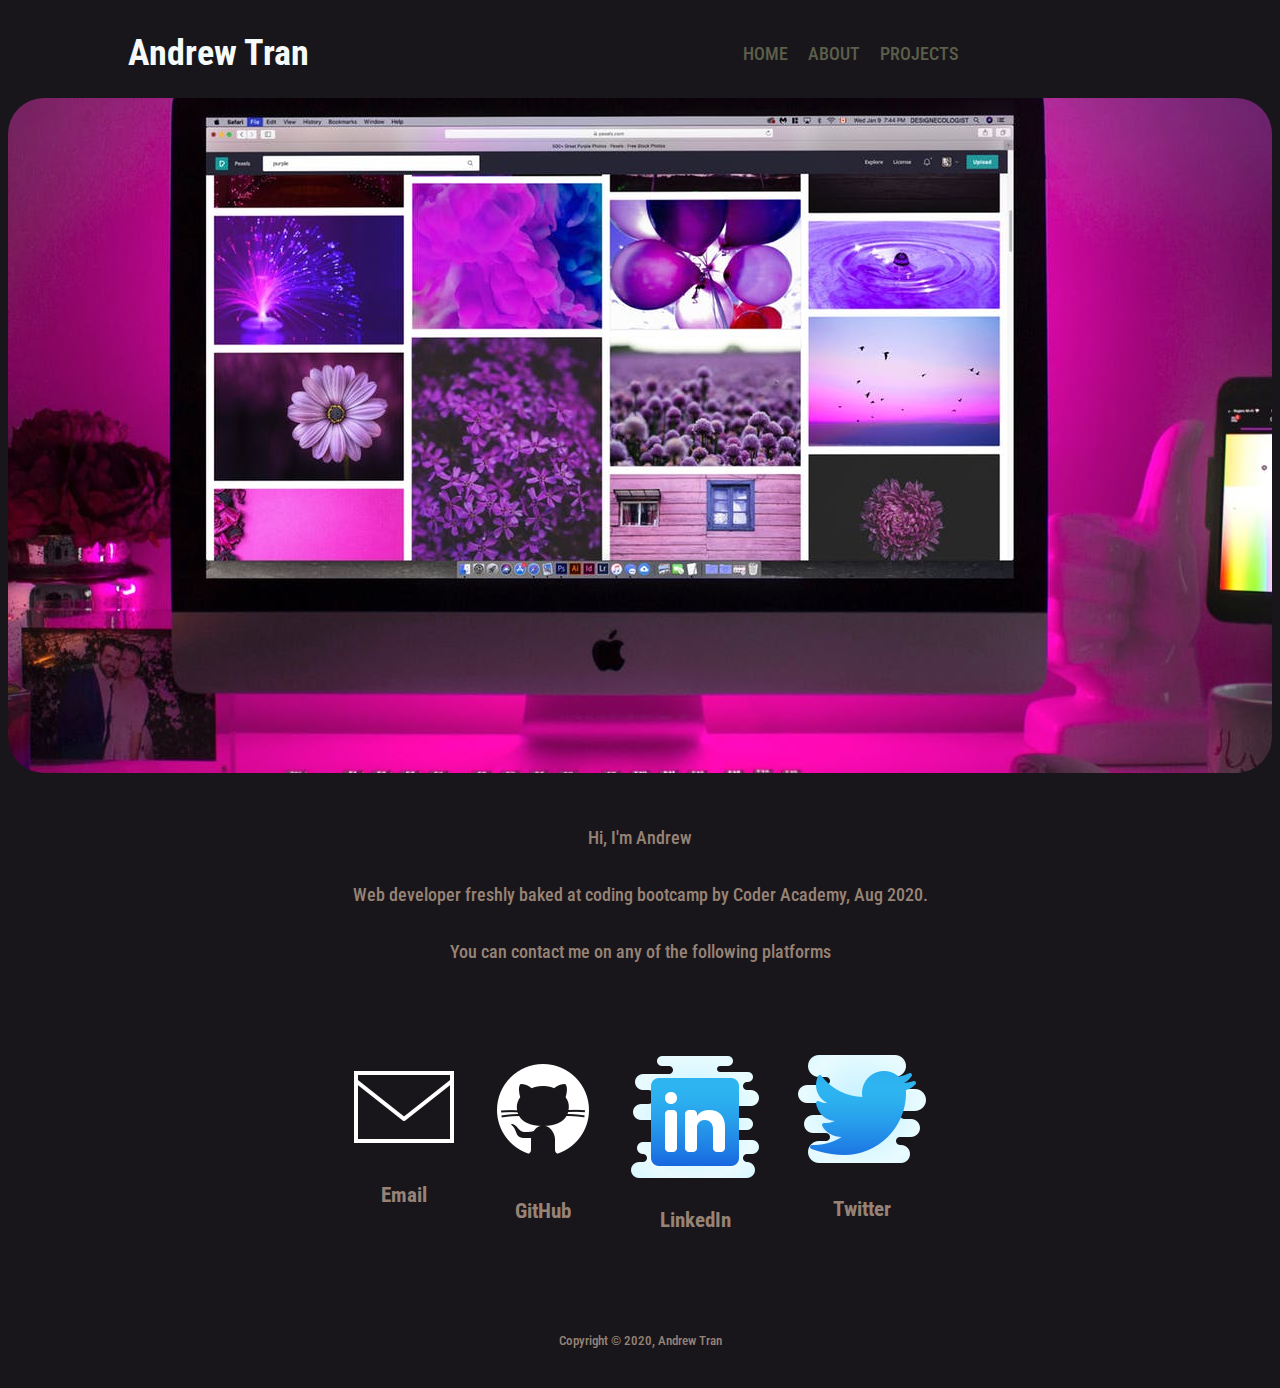
<file: index.html>
<!DOCTYPE html>
<html lang="en">
  <!--language english-->
  <head>
    <meta charset="UTF-8" />
    <!--defines character set-->
    <meta name="viewport" content="width=device-width, initial-scale=1.0" />
    <!-- this allows for responsive design-->
    <!--viewport - gives browser instruction to set width of page as the screen width of the device-->
    <!-- initial scale is the initial zoom-->
    <title>Andrew Tran Design | Home</title>
    <!--title of webpage, changes for each page -->
    <!--linked to external css sheet below and including an integrity check for malicious tampering, repeats on other pages-->
    <link rel="stylesheet" href="./style.css" />
  </head>
  <!-- lines 1-10 are repeated in about, projects, blog and contact-->

  <body>
    <header>
      <div id="name">
        <!--used to contain brand name and apply flex, centering and target styling, note this repeats on other pages-->
        <h1><a href="index.html">Andrew Tran</a></h1>
        <!-- brand name taking you back to homepage-->
      </div>

      <nav>
        <!-- main nav bar, note this is repeated for all other pages with the active class being associated 
                with that page-->
        <ul>
          <li><a class="active" href="index.html">HOME</a></li>
          <!--active class is used for highlighting what page you're on-->
          <li><a href="about.html">ABOUT</a></li>
          <!--link to other pages of website, note these repeat for below 3 lines and all other pages-->
          <li><a href="projects.html">PROJECTS</a></li>
        </ul>
      </nav>
    </header>

    <section>
      <div id="homepic">
        <!--home pic for homepage, made id to style it specifically-->
      </div>
    </section>

    <div class="home">
      <!--home page text, used flex on this to center and display as column, also used to target styling on paragraphs-->
      <p>Hi, I'm Andrew</p>
      <p>
        Web developer freshly baked at coding bootcamp by Coder Academy, Aug
        2020.
      </p>
    </div>

    <div class="contacttext">
      <!--contact text, used for margin-top styling-->
      <p>
        You can contact me on any of the following platforms
      </p>
    </div>

    <section class="contactme">
      <!--wrapper for iconblocks, flex this and display elements evenly-->
      <div class="iconblock">
        <!--iconblock consisting of link to email, image and text, flex this and use to 
            display components in column, note these "iconblocks" repeat for below lines-->
        <a href="mailto:andrewttran@outlook.com">
          <img src="img/email2.png" alt="Email icon" />
        </a>
        <h3>Email</h3>
      </div>
      <div class="iconblock github">
        <!--icon block with two classes because github icon needed repositioning-->
        <a href="https://github.com/andrewtrandev">
          <img src="img/github2.png" alt="Github logo"
        /></a>
        <h3>GitHub</h3>
      </div>
      <div class="iconblock linkedin">
        <!--icon block with two classes because icon needed repositioning-->
        <a href="https://www.linkedin.com/in/andrewtrandev/">
          <img src="img/linkedin.png" alt="LinkedIn logo" />
        </a>
        <h3>LinkedIn</h3>
      </div>
      <div class="iconblock">
        <a href="https://twitter.com/AndrewTranDev">
          <img src="img/twitter.png" alt="Twitter logo" />
        </a>
        <h3>Twitter</h3>
      </div>
    </section>

    <footer>
      <!--footer , note that footer is repeated for all other pages-->
      <p>Copyright &copy; 2020, Andrew Tran</p>
    </footer>
  </body>
</html>
</file>
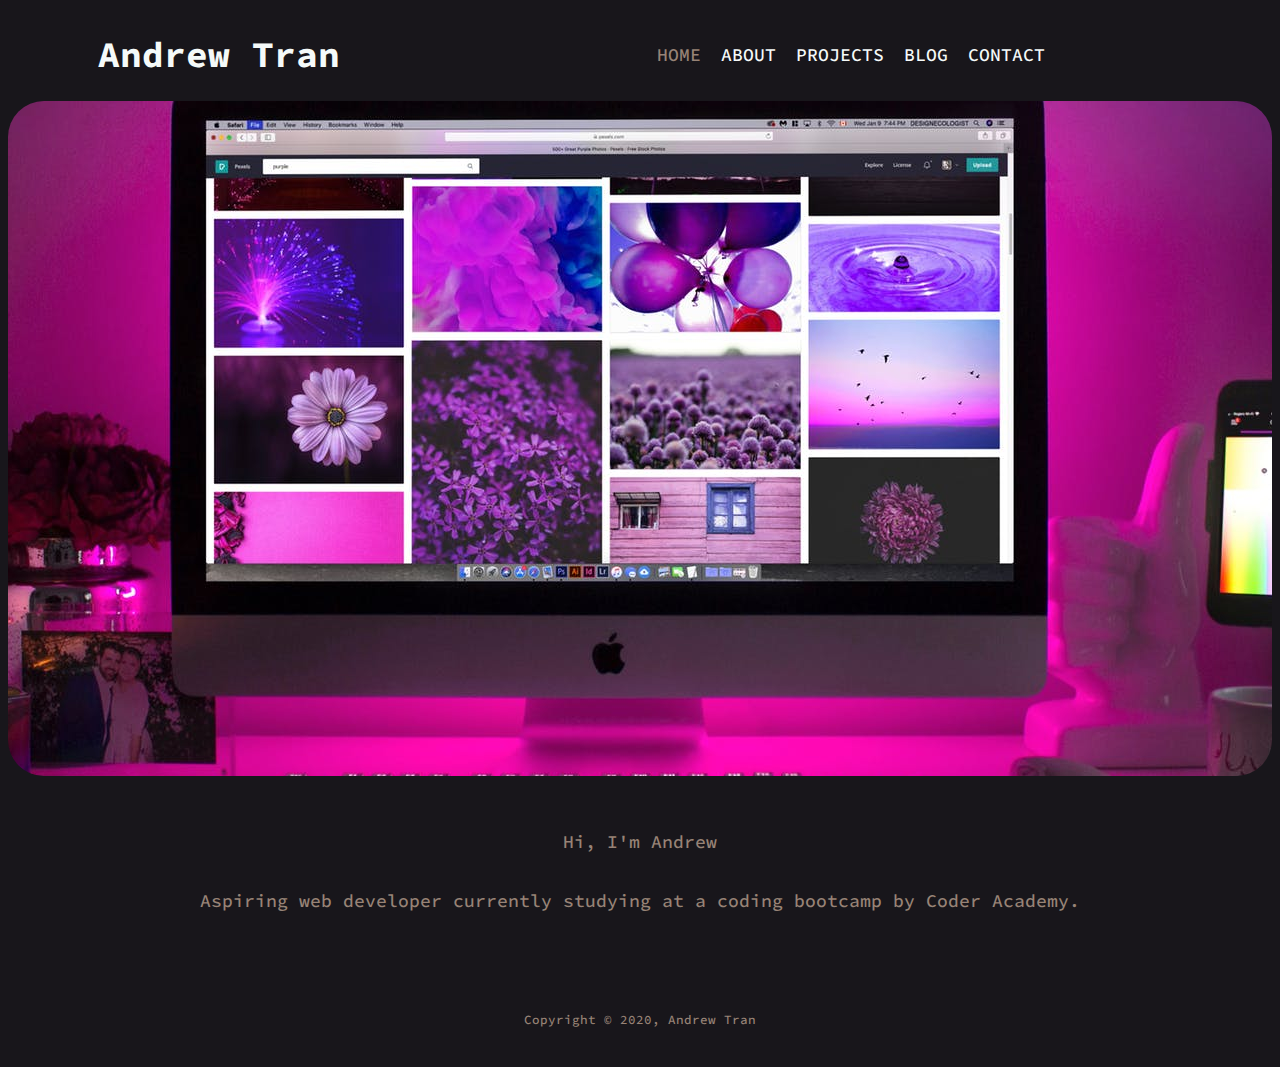
<file: src/index.html>
<!DOCTYPE html>
<html lang="en"> <!--language english-->
<head>
    <meta charset="UTF-8"> <!--defines character set-->
    <meta name="viewport" content="width=device-width, initial-scale=1.0"> <!-- this allows for responsive design-->
    <!--viewport - gives browser instruction to set width of page as the screen width of the device-->
    <!-- initial scale is the initial zoom-->
    <title>Andrew Tran Design | Home</title>  <!--title of webpage, changes for each page -->
    <link rel="stylesheet" href="./style.css"> <!-- linking to external css sheet-->
</head>
<!-- lines 1-10 are repeated in about, projects, blog and contact-->

<body>

    <header>
        <div id="name"> <!--used to contain brand name and apply flex, centering and target styling, note this repeats on other pages-->
            <h1><a href="index.html">Andrew Tran</a></h1>  <!-- brand name taking you back to homepage-->
        </div>

       
        <nav>  <!-- main nav bar, note this is repeated for all other pages with the active class being associated 
                with that page-->
            <ul>
                <li><a class="active" href="index.html">HOME</a></li> <!--active class is used for highlighting what page you're on-->
                <li><a href="about.html">ABOUT</a></li>  <!--link to other pages of website, note these repeat for below 3 lines and all other pages-->
                <li><a href="projects.html">PROJECTS</a></li>
                <li><a href="blog.html">BLOG</a></li>
                <li><a href="contact.html">CONTACT</a></li>
            </ul>
        </nav>
    </header>

     <section>
     <div id="homepic"> <!--home pic for homepage, made id to style it specifically-->
     </div>
    </section>

    <div class="home"> <!--home page text, used flex on this to center and display as column, also used to target styling on paragraphs-->
        <p>Hi, I'm Andrew</p>
        <p>Aspiring web developer currently studying at a coding bootcamp by Coder Academy.</p>
    </div>
    
<footer> <!--footer , note that footer is repeated for all other pages-->
    <p>Copyright &copy; 2020, Andrew Tran</p>
</footer>
</body>
</html>
</file>
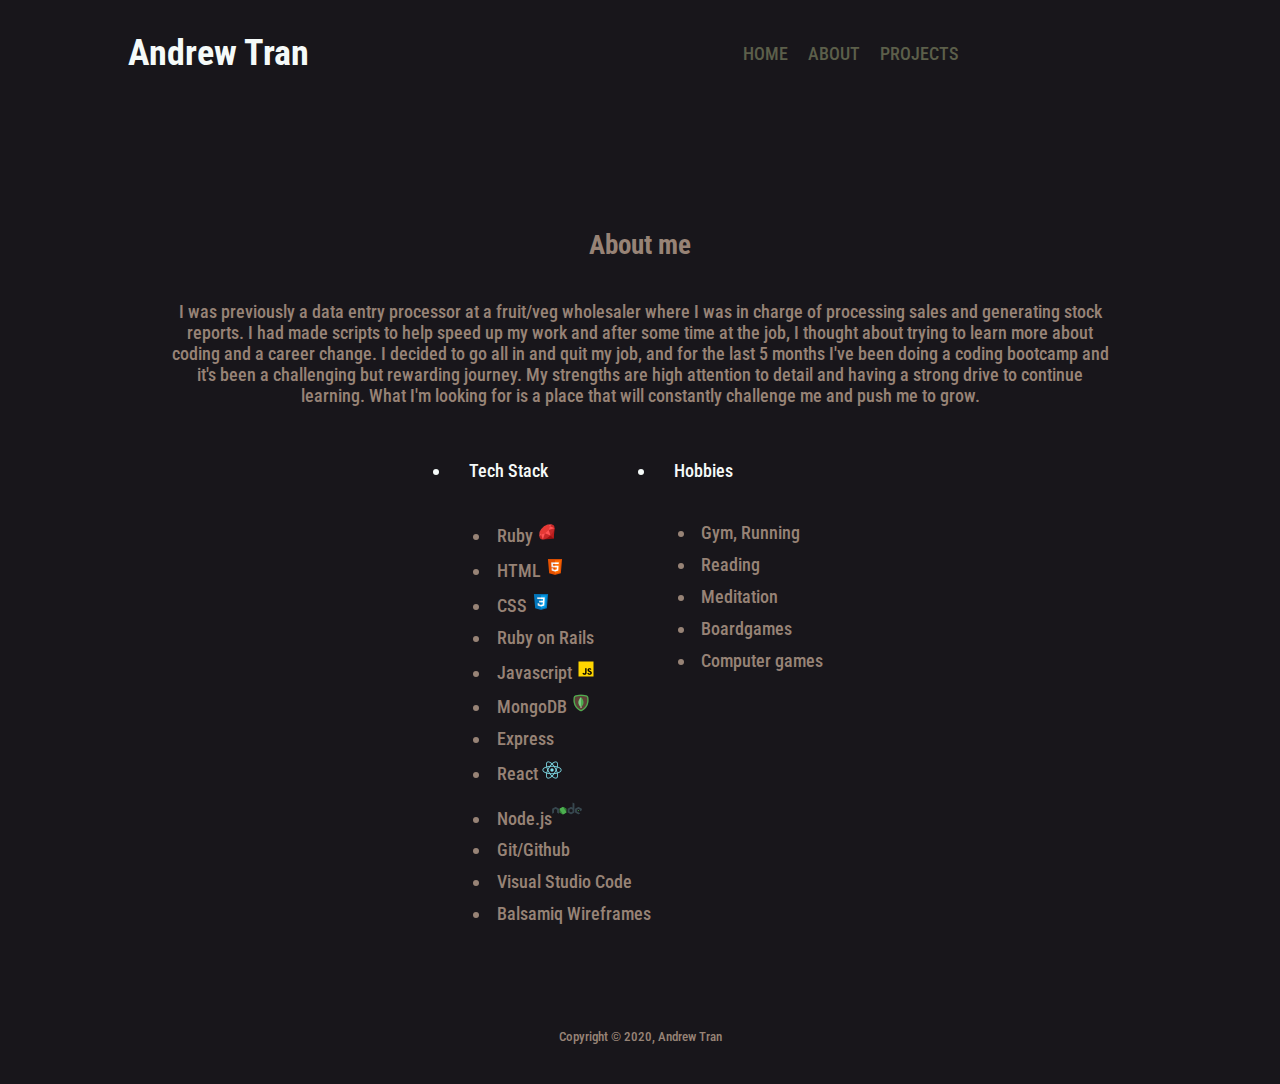
<file: about.html>
<!DOCTYPE html>
<html lang="en">
  <head>
    <meta charset="UTF-8" />
    <meta name="viewport" content="width=device-width, initial-scale=1.0" />
    <title>Andrew Tran Design | About</title>
    <link rel="stylesheet" href="./style.css" />
  </head>
  <body>
    <header>
      <div id="name">
        <h1><a href="index.html">Andrew Tran</a></h1>
      </div>
      <nav>
        <ul>
          <li><a href="index.html">HOME</a></li>
          <li><a class="active" href="about.html">ABOUT</a></li>
          <li><a href="projects.html">PROJECTS</a></li>
        </ul>
      </nav>
    </header>

    <section>
      <!-- about section text-->
      <div class="abouttext">
        <!--container for about text so we can flex elements-->
        <h2>About me</h2>
        <!--heading-->
        <p>
          I was previously a data entry processor at a fruit/veg wholesaler
          where I was in charge of processing sales and generating stock
          reports. I had made scripts to help speed up my work and after some
          time at the job, I thought about trying to learn more about coding and
          a career change. I decided to go all in and quit my job, and for the
          last 5 months I've been doing a coding bootcamp and it's been a
          challenging but rewarding journey. My strengths are high attention to
          detail and having a strong drive to continue learning. What I'm
          looking for is a place that will constantly challenge me and push me
          to grow.
        </p>
      </div>

      <div class="aboutlistbox">
        <!-- wrapper for the lists on about page-->
      
          <div class="tech-container">
            <li class="heading">Tech Stack</li>
            <!-- list elment with class heading to be styled-->
            <ul class="aboutlist">
              <!-- unordered list of text and images-->
              <li>Ruby <img src="img/ruby20.png" alt="ruby logo" /></li>
              <!--list item consisting of text and imaage-->
              <li>HTML <img src="img/html5.png" alt="html-5 logo" /></li>
              <li>CSS <img src="img/css.png" alt="css3 logo" /></li>
              <li>Ruby on Rails</li>
              <li>
                Javascript <img src="img/java.png" alt="javascript logo" />
              </li>
              <li>MongoDB <img src="img/mongo.png" alt="mongodb logo" /></li>
              <li>Express</li>
              <li>React <img src="img/react.png" alt="react logo" /></li>
              <li class="nodefix">
                Node.js<img src="img/node2.png" alt="nodejs logo" />
              </li>
              <li>Git/Github</li>
              <li>Visual Studio Code</li>
              <li>Balsamiq Wireframes</li>
    
          </div>

          <div class="hobby-container">
            <li class="heading">Hobbies</li>
            <ul class="aboutlist">
              <li>Gym, Running</li>
              <li>Reading</li>
              <li>Meditation</li>
              <li>Boardgames</li>
              <li>Computer games</li>
            </ul>
          </div>
        </ul>
      </div>
    </section>
    <footer>
      <p>Copyright &copy; 2020, Andrew Tran</p>
    </footer>
  </body>
</html>
</file>
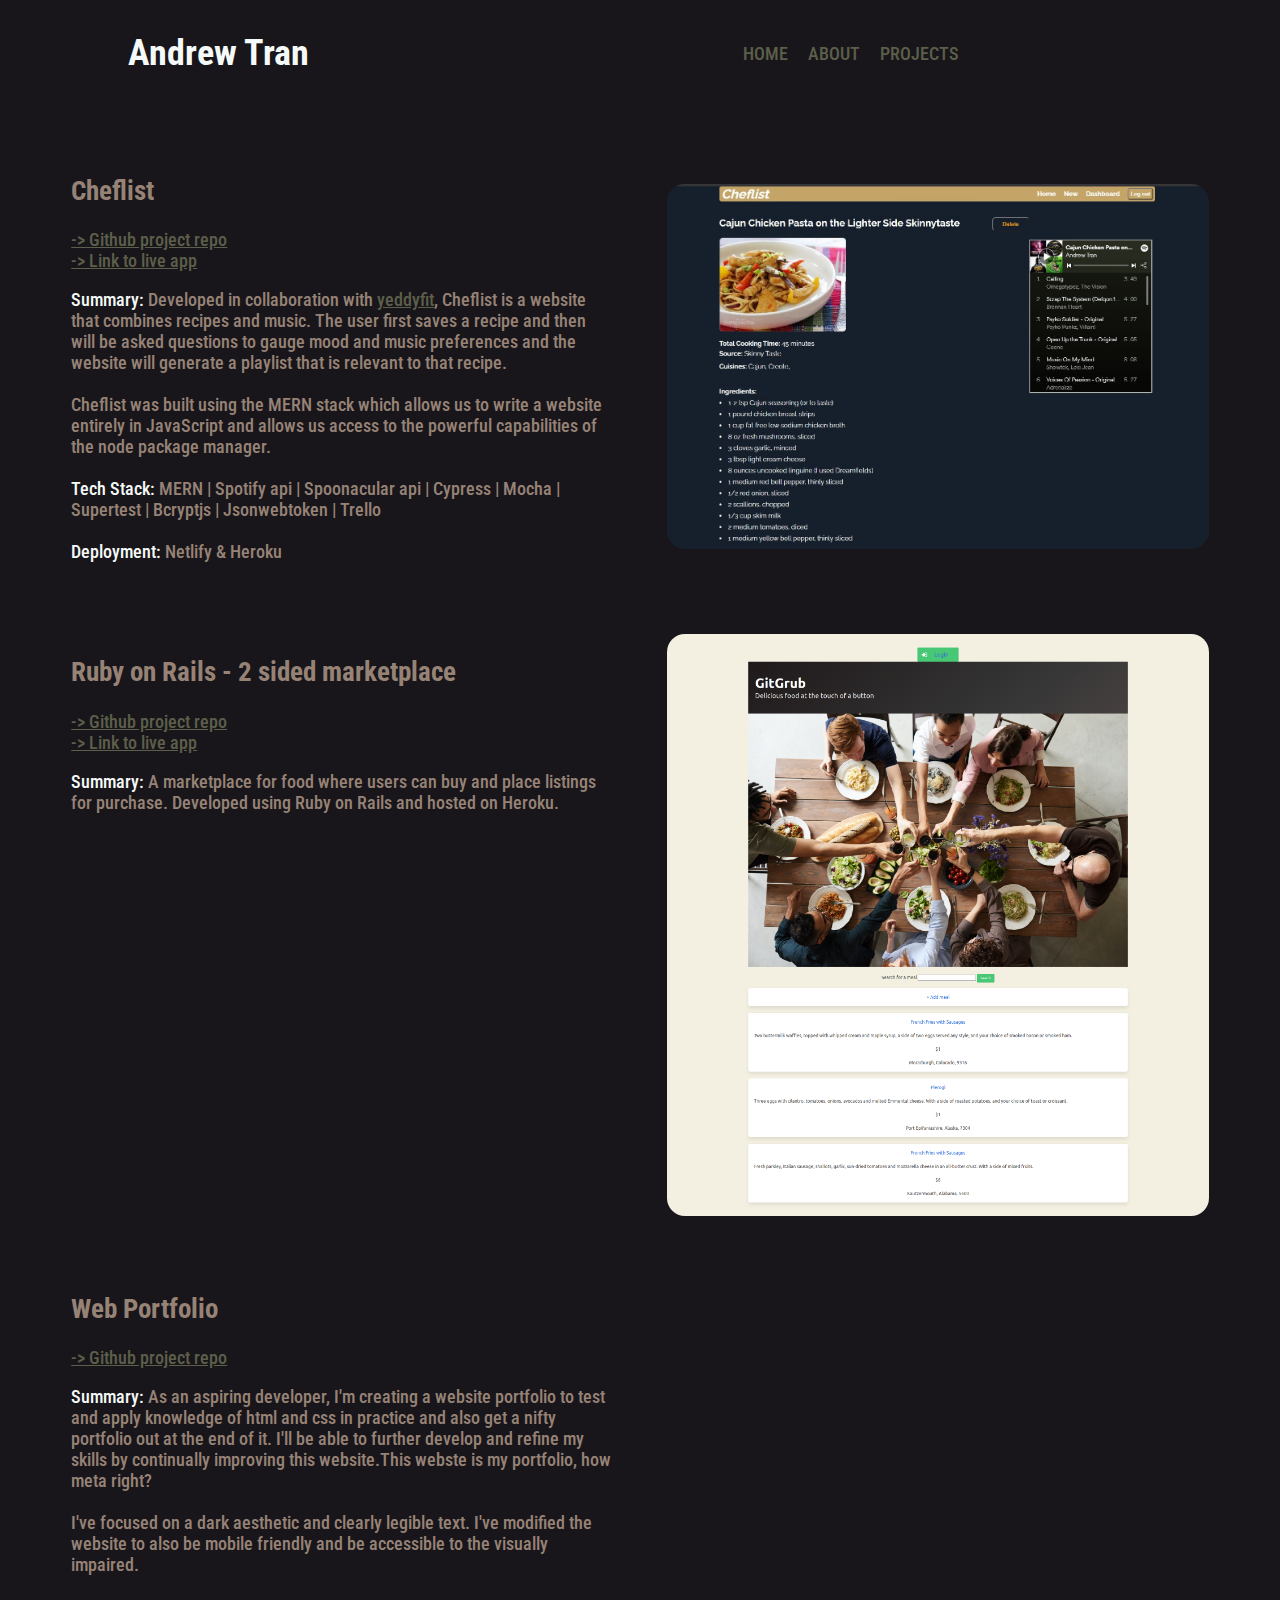
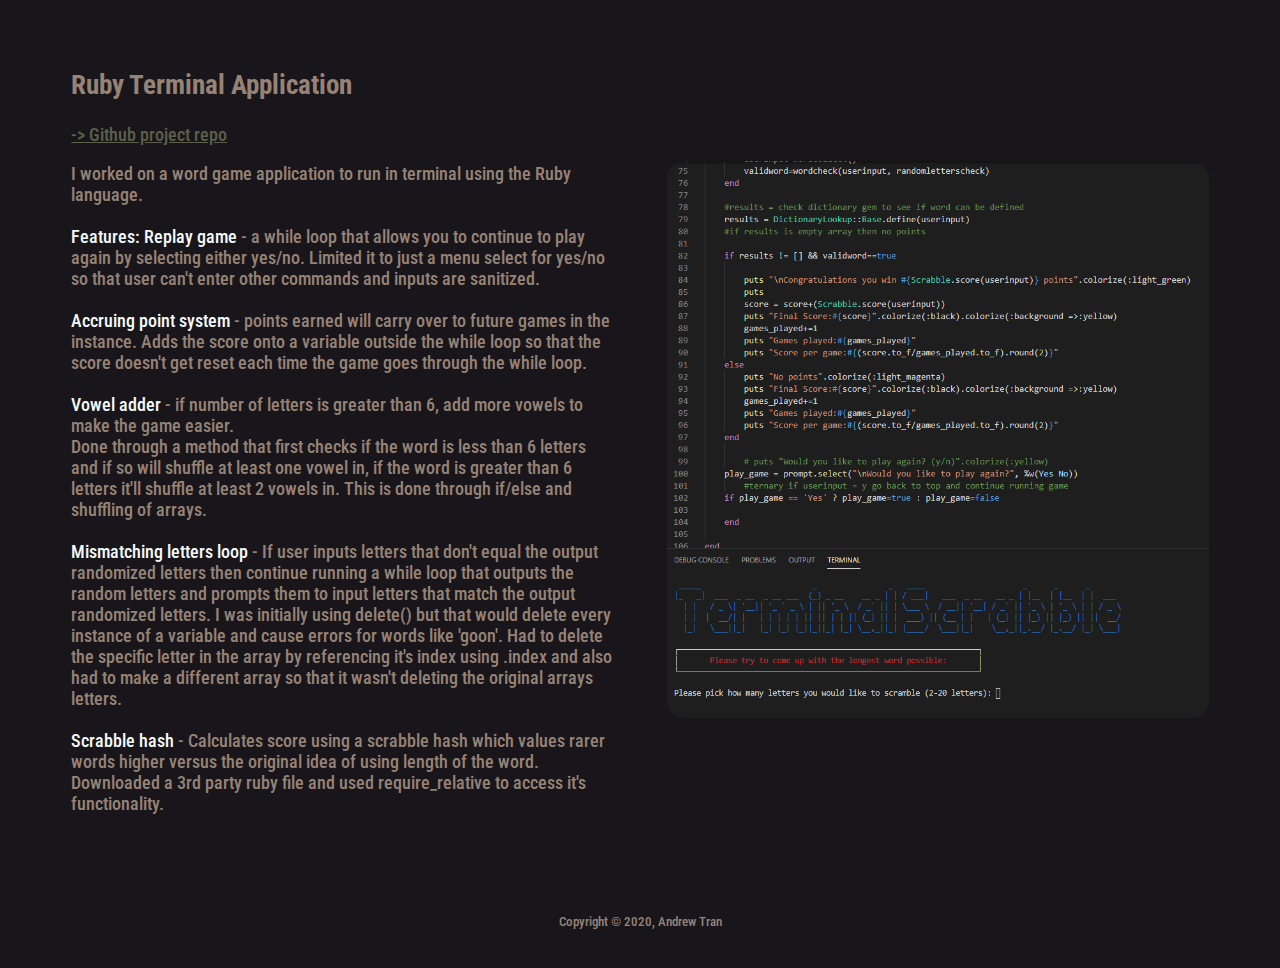
<file: projects.html>
<!DOCTYPE html>
<html lang="en">
<head>
    <meta charset="UTF-8">
    <meta name="viewport" content="width=device-width, initial-scale=1.0">
    <title>Andrew Tran Design | Projects</title>
    <link rel="stylesheet" href="./style.css"> 
</head>
<body>
    <header>
        <div id="name">
            <h1><a href="index.html">Andrew Tran</a></h1>
        </div>
        <nav>
            <ul>
                <li><a href="index.html">HOME</a></li>
                <li><a href="about.html">ABOUT</a></li>
                <li><a class="active" href="projects.html">PROJECTS</a></li>
            </ul>
        </nav>
    </header>

    <section>  <!-- projects sections-->
       
      <article class="projects"> 
        <div>
            <h2>Cheflist</h2>
            <a href="https://github.com/yeddyfit/MERN-proj">-> Github project repo</a> <br>
            <a href="https://cheflist.netlify.app/login">-> Link to live app</a>
            <p>
                <span class="highlights">Summary:</span>
                Developed in collaboration with <a href="https://github.com/yeddyfit">yeddyfit</a>, Cheflist is a website that combines recipes and music.
                The user first saves a recipe and then will be asked questions to gauge mood and music preferences and the website will generate a playlist that is relevant to that recipe.
                <br>  <br>
                Cheflist was built using the MERN stack which allows us to write a website entirely in JavaScript and allows us access to the powerful capabilities of the node package manager. 
                <br>
                <br> <span class="highlights">Tech Stack:</span> MERN | Spotify api | Spoonacular api | Cypress | Mocha | Supertest | Bcryptjs | Jsonwebtoken | Trello
                <br><br><span class="highlights">Deployment:</span> Netlify & Heroku
            </p>
        </div>
          <img src="img/cheflist.jpg" alt="Picture of Cheflist website">
        </article>


           <article class="projects"> 
        <div>
            <h2>Ruby on Rails - 2 sided marketplace</h2>
            <a href="https://github.com/andrewtrandev/GitGrub-2-way-market-place">-> Github project repo</a> <br>
            <a href="https://gitgrubb.herokuapp.com/">-> Link to live app</a>
            <p> <span class="highlights">Summary:</span> A marketplace for food where users can buy and place listings for purchase. Developed using Ruby on Rails and hosted on Heroku.</p>
        </div>
                 <img src="img/gitgrub.png" alt="Picture of Gitgrub homepage">
        </article>
        
        <article class="projects">
        <div>
            <h2>Web Portfolio</h2>
            <a href="https://github.com/andrewtrandev/Portfolio-Website">-> Github project repo</a>
            <p> <span class="highlights">Summary:</span> As an aspiring developer, I'm creating a website portfolio to test and apply knowledge of html and css in 
                practice and also get a nifty portfolio out at the end of it. I'll be able to further develop and refine my 
                skills by continually improving this website.This webste is my portfolio, how meta right?<br><br>
                
                I've focused on a dark aesthetic and clearly legible text. 
                I've modified the website to also be mobile friendly and be accessible to the visually impaired.
            </p>
            </article>
        </div>
        
     


 <article class="projects"> <!-- each project contained in an article, used flex grid on this to set 2 columns,
        turns to one column using media queries-->
            <div>
                <h2>Ruby Terminal Application</h2>
                <a href="https://github.com/andrewtrandev/Terminal-Project">-> Github project repo</a> 
                <p>I worked on a word game application to run in terminal using the Ruby language. 
                    <br><br>
                    <!--using spans to add highlights to sub-headings -->
                    <span class="highlights">Features: Replay game</span> - a while loop that allows you to continue to play again by selecting either yes/no.

                    Limited it to just a menu select for yes/no so that user can't enter other commands and inputs are sanitized.<br><br>

                    <span class="highlights">Accruing point system</span> - points earned will carry over to future games in the instance. 
                    Adds the score onto a variable outside the while loop so that the score doesn't get reset each time the game goes 
                    through the while loop.<br><br>
                    
                    <span class="highlights">Vowel adder</span> - if number of letters is greater than 6, add more vowels to make the game easier. <br>
                    Done through a method that first checks if the word is less than 6 letters and if so will shuffle at least one vowel in,
                    if the word is greater than 6 letters it'll shuffle at least 2 vowels in. This is done through if/else and shuffling of arrays.<br><br>
                    
                    <span class="highlights">Mismatching letters loop</span> - If user inputs letters that don't equal the output randomized letters then continue running a 
                    while loop that outputs the random letters and prompts them to input letters that match the output randomized letters. 
                    I was initially using delete() but that would delete every instance of a variable and cause errors for words like 'goon'. 
                    Had to delete the specific letter in the array by referencing it's index using .index and also had to make a different array
                    so that it wasn't deleting the original arrays letters.<br><br>
                    
                    <span class="highlights">Scrabble hash</span> - Calculates score using a scrabble hash which values rarer words higher versus the original idea of using 
                    length of the word. Downloaded a 3rd party ruby file and used require_relative to access it's functionality.<br></p>
            </div>
            <img src="img/terminalproject.PNG" alt="Picture of Terminal Project code">
        </article>


    </section>


    
    <footer>
        <p>Copyright &copy; 2020, Andrew Tran</p>
    </footer>
</body>
</html>
</file>
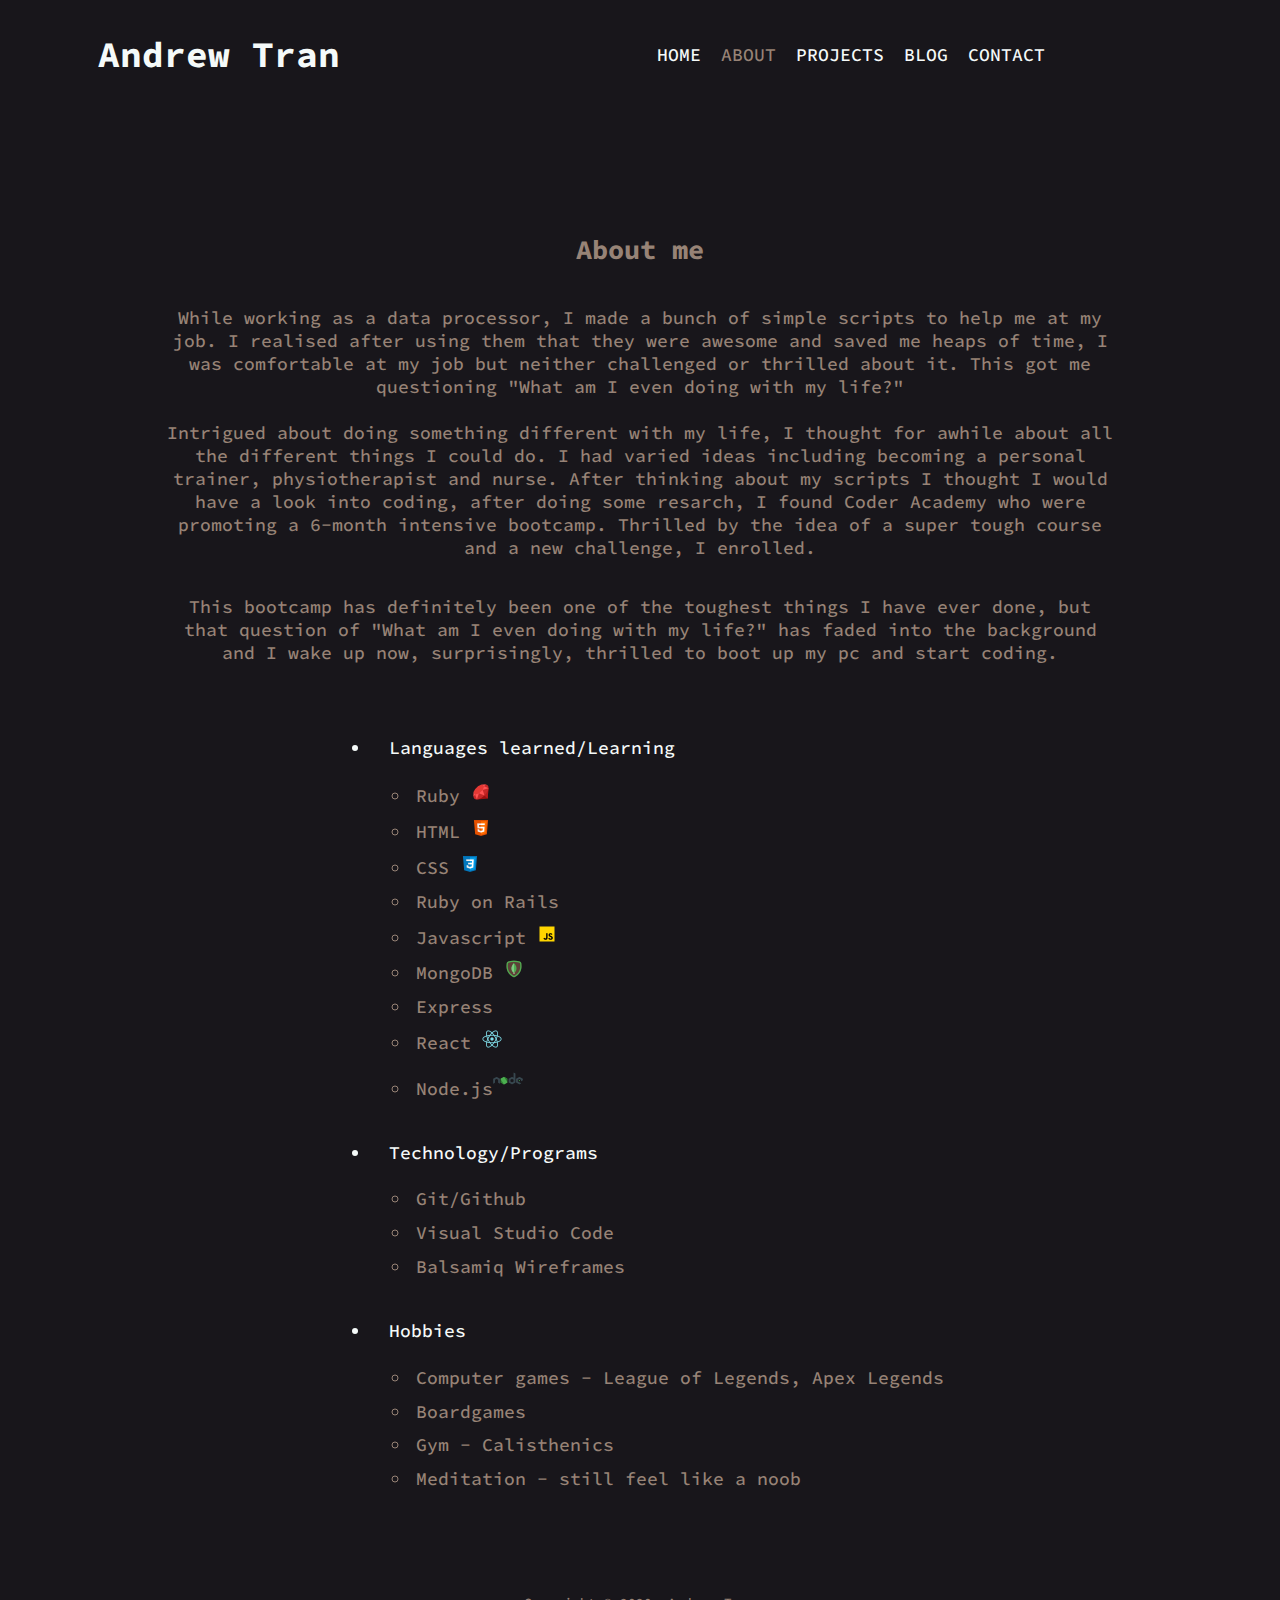
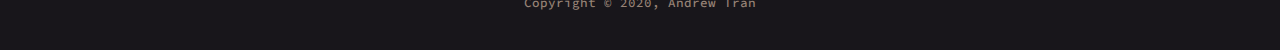
<file: src/about.html>
<!DOCTYPE html>
<html lang="en">
<head>
    <meta charset="UTF-8">
    <meta name="viewport" content="width=device-width, initial-scale=1.0">
    <title>Andrew Tran Design | About</title>
    <link rel="stylesheet" href="./style.css"> 
</head>
<body>
    <header>
        <div id="name">
            <h1><a href="index.html">Andrew Tran</a></h1>
        </div>
        <nav>
            <ul>
                <li><a href="index.html">HOME</a></li>
                <li><a class="active" href="about.html">ABOUT</a></li>
                <li><a href="projects.html">PROJECTS</a></li>
                <li><a href="blog.html">BLOG</a></li>
                <li><a href="contact.html">CONTACT</a></li>
            </ul>
        </nav>
    </header>

    <section> <!-- about section text-->
        <div class="abouttext"> <!--container for about text so we can flex elements-->
            <h2>About me</h2> <!--heading-->
            <p>
            While working as a data processor, I made a bunch of simple scripts to help me at my job.
            I realised after using them that they were awesome and saved me heaps of time, 
            I was comfortable at my job but neither challenged or thrilled about it. This got me questioning 
            "What am I even doing with my life?"<br><br> 
            Intrigued about doing something different with my life, I thought for awhile about all the different
            things I could do. I had varied ideas including becoming a personal trainer, physiotherapist and nurse.
            After thinking about my scripts I thought I would have a look into coding, after doing some resarch, I found 
            Coder Academy who were promoting a 6-month intensive bootcamp. Thrilled by the idea of a super tough course
            and a new challenge, I enrolled.
            </p>
            <p>
            This bootcamp has definitely been one of the toughest things I have ever done, but that question of "What am I even doing with
            my life?" has faded into the background and I wake up now, surprisingly, thrilled to boot up my pc and start coding.
            </p>
        </div>


        <div class="aboutlistbox"> <!-- wrapper for the lists on about page-->
            <ul>
                <li class="heading">Languages learned/Learning</li> <!-- list elment with class heading to be styled-->
                <ul class="aboutlist">     <!-- unordered list of text and images-->
                    <li>Ruby <img src="img/ruby20.png" alt="ruby logo"></li> <!--list item consisting of text and imaage-->
                    <li>HTML <img src="img/html5.png" alt="html-5 logo"></li>
                    <li>CSS <img src="img/css.png" alt="css3 logo"></li>
                    <li>Ruby on Rails</li>
                    <li>Javascript <img src="img/java.png" alt="javascript logo"></li>
                    <li>MongoDB <img src="img/mongo.png" alt="mongodb logo"></li>
                    <li>Express</li>
                    <li>React <img src="img/react.png" alt="react logo"></li>
                    <li class="nodefix">Node.js<img src="img/node2.png" alt="nodejs logo"></li>
                </ul>
                <li class="heading">Technology/Programs</li>
                <ul class="aboutlist">
                    <li>Git/Github</li>
                    <li>Visual Studio Code</li>
                    <li>Balsamiq Wireframes</li>
                </ul>
                <li class="heading">Hobbies</li>
                <ul class="aboutlist">
                    <li>Computer games - League of Legends, Apex Legends</li>
                    <li>Boardgames</li>
                    <li>Gym - Calisthenics</li>
                    <li>Meditation - still feel like a noob</li>        
                </ul>

    
            </ul>

        </div>
    </section>    
    <footer>
        <p>Copyright &copy; 2020, Andrew Tran</p>
    </footer>
</body>
</html>
</file>
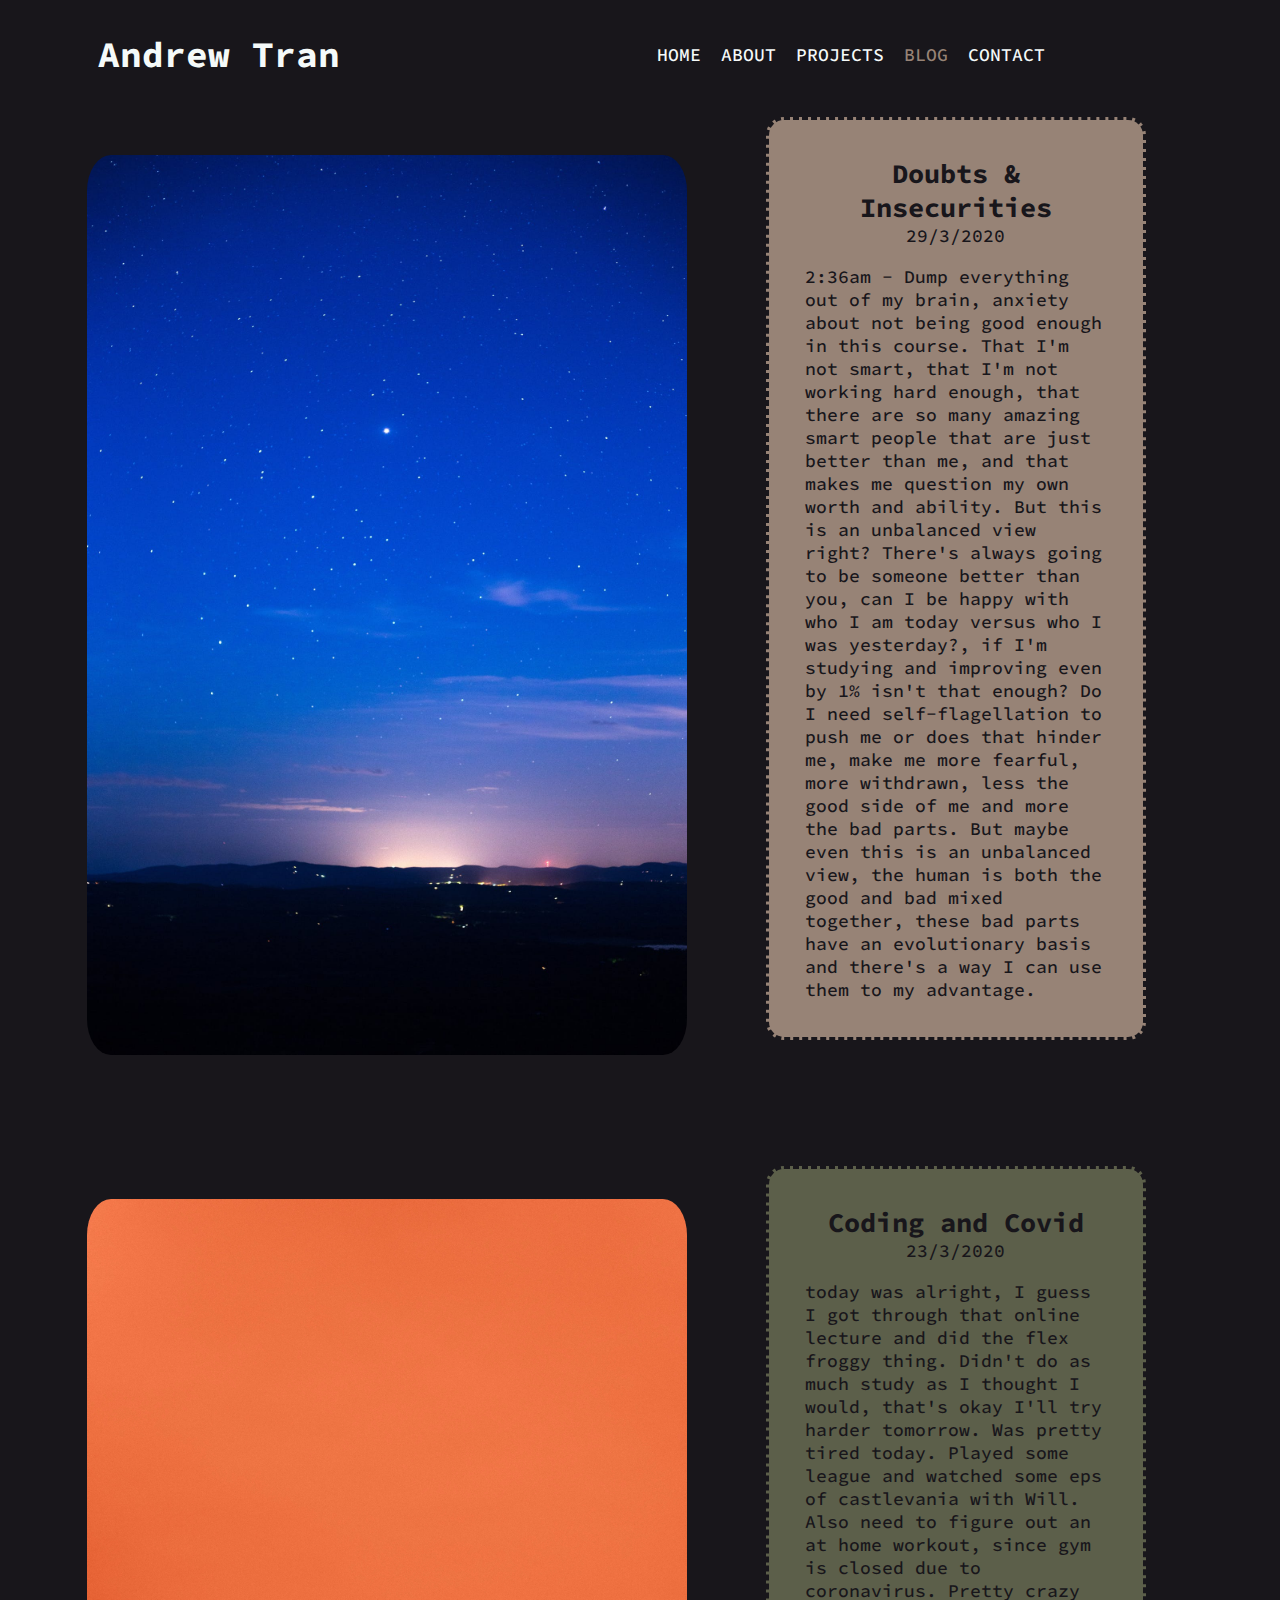
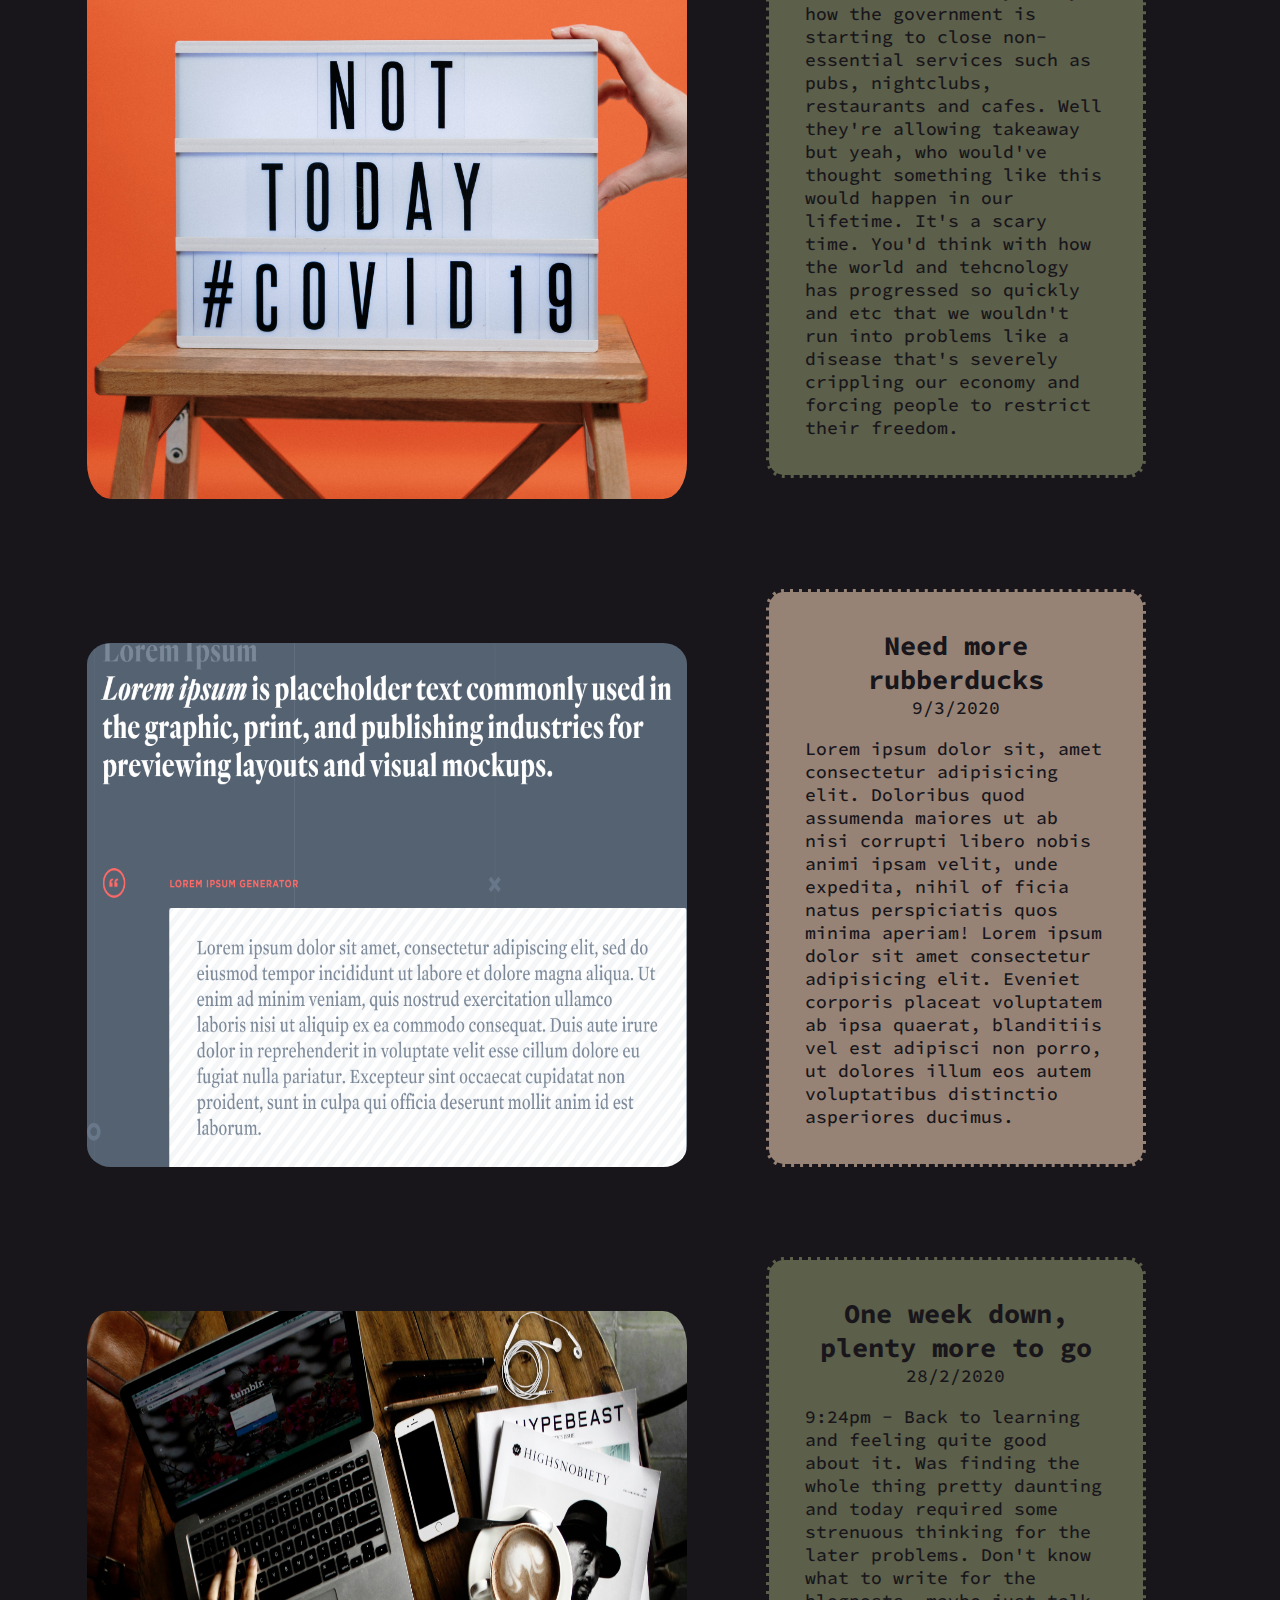
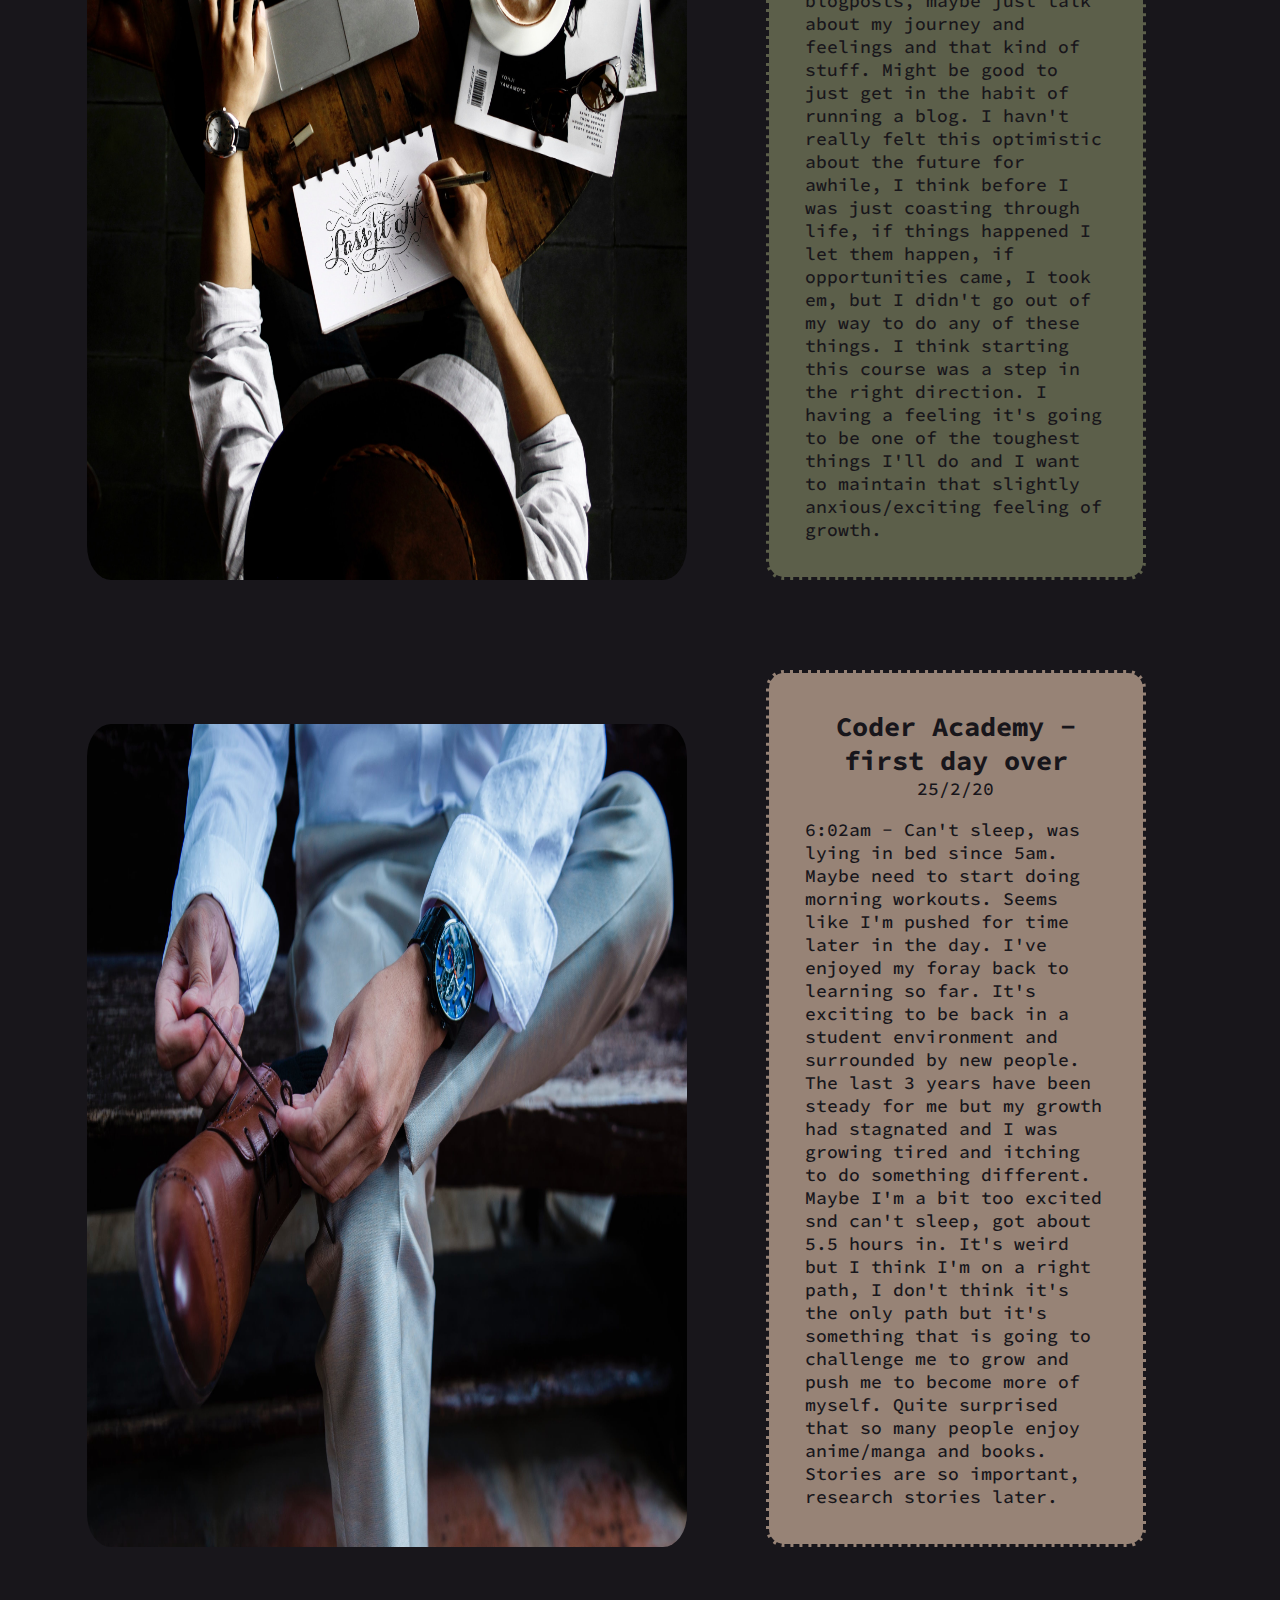
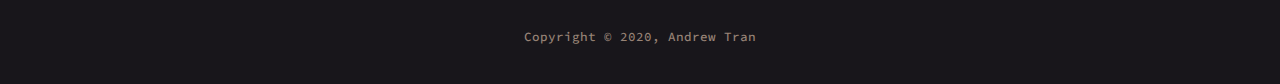
<file: src/blog.html>
<!DOCTYPE html>
<html lang="en">
<head>
    <meta charset="UTF-8">
    <meta name="viewport" content="width=device-width, initial-scale=1.0">
    <title>Andrew Tran Design | Blog</title>
    <link rel="stylesheet" href="./style.css"> 
</head>
<body>
    <header>
        <div id="name">
            <h1><a href="index.html">Andrew Tran</a></h1>
        </div>
        <nav>
            <ul>
                <li><a href="index.html">HOME</a></li>
                <li><a href="about.html">ABOUT</a></li>
                <li><a href="projects.html">PROJECTS</a></li>
                <li><a class="active" href="blog.html">BLOG</a></li>
                <li><a href="contact.html">CONTACT</a></li>
            </ul>
        </nav>
    </header>


    <section>  <!-- blog section-->
        <div class="blogwrapper"> <!--container for blog, used grid on this-->
            <div class="blogimg"> <!-- blog image container, used to apply flex and centering, repeated below-->
                <img src="img/night.jpeg" alt="Picture of night sky and sunrise about to begin"> <!-- image for blog post-->
            </div>
            
            
            <article class="blogblock"> <!--article consisting for title, date, color and background color styles applied to this
                    note these repeat below, also used article for semantic sense-->
                <h2>Doubts & Insecurities</h2> <!--made this so I could flex column and center it-->
                <p>29/3/2020</p> <!--made this so I could flex column and center it-->
                <div class="blogtext"> <!--blog text div, added margin-->
                    2:36am - Dump everything out of my brain, anxiety about not being good enough in this course. That I'm not smart, 
                    that I'm not working hard enough, that there are so many amazing smart people that are just better than me, and that 
                    makes me question my own worth and ability. But this is an unbalanced view right? There's always going to be someone 
                    better than you, can I be happy with who I am today versus who I was yesterday?, if I'm studying and improving even 
                    by 1% isn't that enough? Do I need self-flagellation to push me or does that hinder me, make me more fearful, 
                    more withdrawn, less the good side of me and more the bad parts. But maybe even this is an unbalanced view, 
                    the human is both the good and bad mixed together, 
                    these bad parts have an evolutionary basis and there's a way I can use them to my advantage.
               
                </div>
            </article>
    
            <div class="blogimg"> <!--as above-->
                <img src="img/covid19.jpg" alt="Picture of board saying NOT TODAY COVID19">
            </div>

            <article class="blogblock"><!--as above-->
                <h2>Coding and Covid</h2>
                <p>23/3/2020</p>
                <div class="blogtext"><!--as above-->
                    today was alright, I guess I got through that online lecture and did the flex froggy thing. 
                    Didn't do as much study as I thought I would, that's okay I'll try harder tomorrow. Was pretty 
                    tired today. Played some league and watched some eps of castlevania with Will. Also 
                    need to figure out an at home workout, since gym is closed due to coronavirus. Pretty crazy how 
                    the government is starting to close non-essential services such as pubs, nightclubs, restaurants 
                    and cafes. Well they're allowing takeaway but yeah, who would've thought something like this would
                    happen in our lifetime. It's a scary time. You'd think with how the world and tehcnology has progressed so quickly 
                    and etc that we wouldn't run into problems like a disease that's severely crippling our economy and 
                    forcing people to restrict their freedom.
                </div>
            </article>

            <div class="blogimg"><!--as above-->
                <img src="img/lorem.PNG" alt="Picture of Lorem Ipsum placeholder text">
            </div>

            <article class="blogblock"><!--as above-->
                <h2>Need more rubberducks</h2>
                <p>9/3/2020</p>
                <div class="blogtext"><!--as above-->
                    Lorem ipsum dolor sit, amet consectetur adipisicing elit. Doloribus quod assumenda 
                    maiores ut ab nisi corrupti libero nobis animi ipsam velit, unde expedita, nihil of
                    ficia natus perspiciatis quos minima aperiam!
                    Lorem ipsum dolor sit amet consectetur adipisicing elit. Eveniet 
                    corporis placeat voluptatem ab ipsa quaerat, blanditiis vel est
                    adipisci non porro, ut dolores illum eos autem voluptatibus
                    distinctio asperiores ducimus.
                </div>
            </article>

            <div class="blogimg"><!--as above-->
                <img src="img/mainpic.jpg" alt="Picture of someone working on laptop and drawing">
            </div>

            <article class="blogblock"><!--as above-->
                <h2>One week down, plenty more to go</h2>
                <p>28/2/2020</p>
                <div class="blogtext"><!--as above-->
                    9:24pm -
                    Back to learning and feeling quite good about it. Was finding the whole thing pretty daunting and today required 
                    some strenuous thinking for the later problems. Don't know what to write for the blogposts, maybe just talk about 
                    my journey and feelings and that kind of stuff. Might be good to just get in the habit of running a blog.
                    I havn't really felt this optimistic about the future for awhile, I think before I was just coasting through life, 
                    if things happened I let them happen, if opportunities came, I took em, but I didn't go out of my way to do any of 
                    these things. I think starting this course was a step in the right direction. I having a feeling it's going to be 
                    one of the toughest things I'll do and I want to maintain that slightly anxious/exciting feeling of growth.
                </div>
            </article>

            <div class="blogimg"><!--as above-->
                <img src="img/startingup.jpeg" alt="Picture of someone tying shoelaces">
            </div>

            <article class="blogblock"><!--as above-->
                <h2>Coder Academy - first day over</h2>
                <p>25/2/20</p>
                <div class="blogtext"><!--as above-->
                    6:02am - Can't sleep, was lying in bed since 5am. Maybe need to start doing morning workouts. Seems like I'm pushed for time later in the day.
                    I've enjoyed my foray back to learning so far. It's exciting to be back in a student environment and surrounded by new people. The last 3 years have been steady for 
                    me but my growth had stagnated and I was growing tired and itching to do something different. Maybe I'm a bit too excited snd can't sleep, got about 5.5 hours in. 
                    It's weird but I think I'm on a right path, I don't think it's the only path but it's something that is going to challenge me to grow and push me to become more of myself.
                    Quite surprised that so many people enjoy anime/manga and books. 
                    Stories are so important, research stories later. 
                </div>
            </article> 
        </div>
    </section>

    <footer>
        <p>Copyright &copy; 2020, Andrew Tran</p>
    </footer>
</body>
</html>
</file>
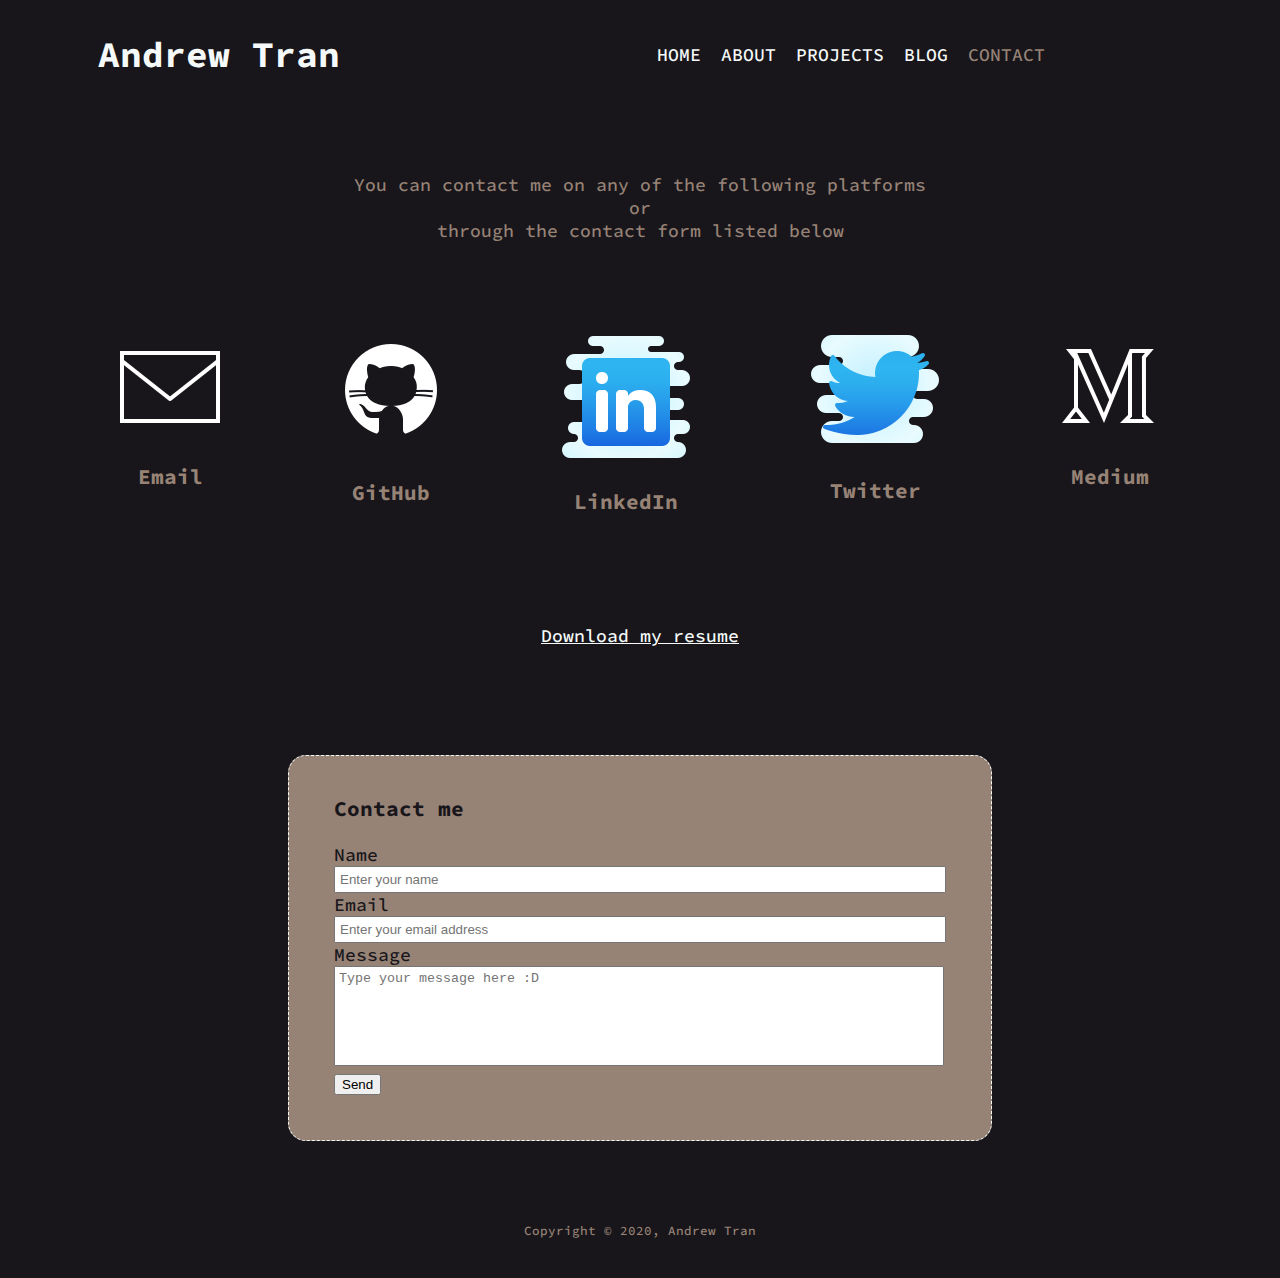
<file: src/contact.html>
<!DOCTYPE html>
<html lang="en">
<head>
    <meta charset="UTF-8">
    <meta name="viewport" content="width=device-width, initial-scale=1.0">
    <title>Andrew Tran Design | Contact</title>
    <link rel="stylesheet" href="./style.css"> 
</head>
<body>
    <header>
        <div id="name">
            <h1><a href="index.html">Andrew Tran</a></h1>
        </div>
        <nav>
            <ul>
                <li><a href="index.html">HOME</a></li>
                <li><a href="about.html">ABOUT</a></li>
                <li><a href="projects.html">PROJECTS</a></li>
                <li><a href="blog.html">BLOG</a></li>
                <li><a class="active" href="contact.html">CONTACT</a></li>
            </ul>
        </nav>
    </header>


    <div class="contacttext"> <!--contact text, used for margin-top styling-->
        <p>
            You can contact me on any of the following platforms </br>or</br>through the contact form listed below
        </p>
    </div>



    <section class="contactme"> <!--wrapper for iconblocks, flex this and display elements evenly-->
        <div class="iconblock"> <!--iconblock consisting of link to email, image and text, flex this and use to 
            display components in column, note these "iconblocks" repeat for below lines-->
            <a href="mailto:andrewttran@outlook.com"> <img src="img/email2.png" alt="Email icon"> </a>   
            <h3>Email</h3>
        </div>
        <div class="iconblock github"> <!--icon block with two classes because github icon needed repositioning-->
            <a href="https://github.com/andrewtrandev"> <img src="img/github2.png" alt="Github logo"></a>
            <h3>GitHub</h3>
        </div>
        <div class="iconblock linkedin"><!--icon block with two classes because icon needed repositioning-->
            <a href="#"> <img src="img/linkedin.png" alt="LinkedIn logo"> </a>   
            <h3>LinkedIn</h3>
        </div>
        <div class="iconblock">
            <a href="https://twitter.com/AndrewTranDev"> <img src="img/twitter.png" alt="Twitter logo"> </a>   
            <h3>Twitter</h3>
        </div>
        <div class="iconblock">
            <a href="https://medium.com/@andrewtrandev"> <img src="img/medium3.png" alt="Medium logo"> </a>   
            <h3>Medium</h3>
        </div>
    </section>

    <div class="pdfdownload">  <!--container for pdf download-->
        <a href="webdocs/resume.pdf" download>Download my resume</a> <!-- pdf download link-->
    </div>
   
    
    <section class="contactwrapper"> <!-- wrapper for contact form section-->
        <div class="contactbox"> <!-- container for heading and contact form-->
            <h3>Contact me</h3>
            <form class="contact">   <!--contact form components - consisting of labels and input-->
                <div>
                    <label>Name</label><br>  <!--using label for input, apparently good for screen reader users also-->
                    <input type="text" placeholder="Enter your name"> <!--takes in input as line of text -->
                </div>
                <div>
                    <label>Email</label><br>
                    <input type="email" placeholder="Enter your email address"> <!--input type email should validate for correct email addresses -->
                </div>
                <div>
                    <label>Message</label><br>
                    <textarea placeholder="Type your message here :D"></textarea> <!-- input type formulti-line text-->
                </div>
                <button>Send</button> <!--makes a button, just for graphics-->
            </form>
        </div>
    </section>

    
    <footer>
        <p>Copyright &copy; 2020, Andrew Tran</p>
    </footer>
</body>
</html>
</file>
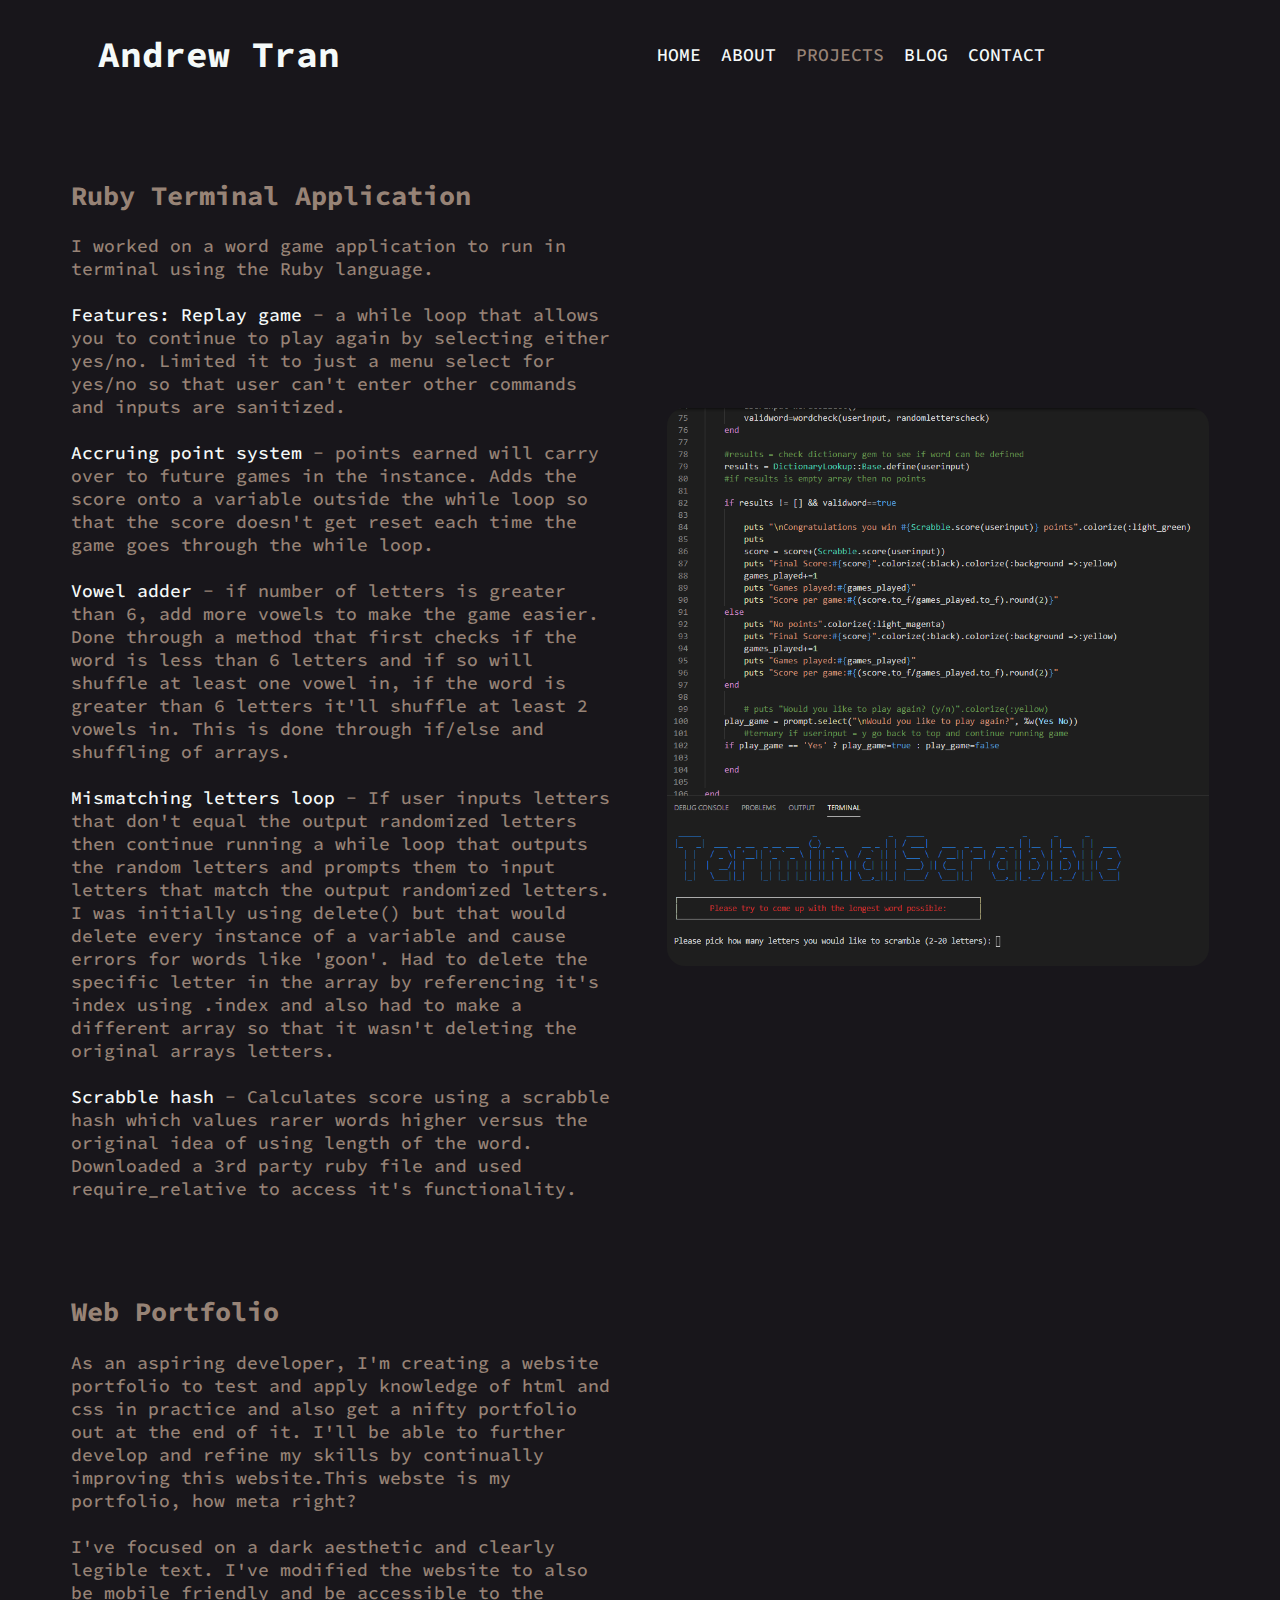
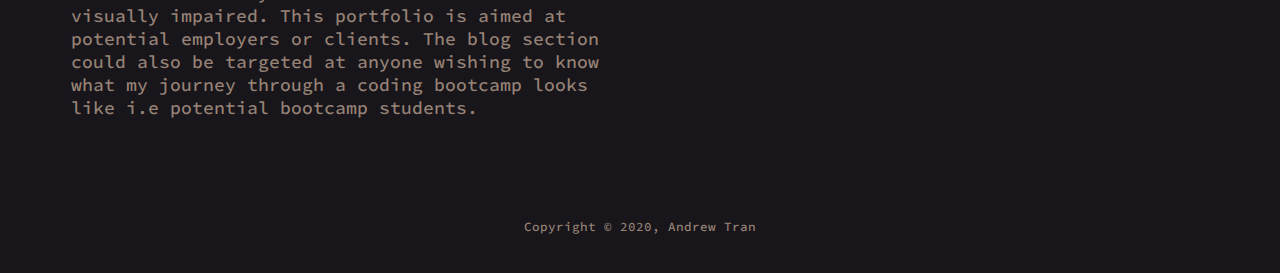
<file: src/projects.html>
<!DOCTYPE html>
<html lang="en">
<head>
    <meta charset="UTF-8">
    <meta name="viewport" content="width=device-width, initial-scale=1.0">
    <title>Andrew Tran Design | Projects</title>
    <link rel="stylesheet" href="./style.css"> 
</head>
<body>
    <header>
        <div id="name">
            <h1><a href="index.html">Andrew Tran</a></h1>
        </div>
        <nav>
            <ul>
                <li><a href="index.html">HOME</a></li>
                <li><a href="about.html">ABOUT</a></li>
                <li><a class="active" href="projects.html">PROJECTS</a></li>
                <li><a href="blog.html">BLOG</a></li>
                <li><a href="contact.html">CONTACT</a></li>
            </ul>
        </nav>
    </header>

    <section>  <!-- projects sections-->
        <article class="projects"> <!-- each project contained in an article, used flex grid on this to set 2 columns,
        turns to one column using media queries-->
            <div>
                <h2>Ruby Terminal Application</h2> 
                <p>I worked on a word game application to run in terminal using the Ruby language. 
                    <br><br>
                    <!--using spans to add highlights to sub-headings -->
                    <span class="highlights">Features: Replay game</span> - a while loop that allows you to continue to play again by selecting either yes/no.

                    Limited it to just a menu select for yes/no so that user can't enter other commands and inputs are sanitized.<br><br>

                    <span class="highlights">Accruing point system</span> - points earned will carry over to future games in the instance. 
                    Adds the score onto a variable outside the while loop so that the score doesn't get reset each time the game goes 
                    through the while loop.<br><br>
                    
                    <span class="highlights">Vowel adder</span> - if number of letters is greater than 6, add more vowels to make the game easier. <br>
                    Done through a method that first checks if the word is less than 6 letters and if so will shuffle at least one vowel in,
                    if the word is greater than 6 letters it'll shuffle at least 2 vowels in. This is done through if/else and shuffling of arrays.<br><br>
                    
                    <span class="highlights">Mismatching letters loop</span> - If user inputs letters that don't equal the output randomized letters then continue running a 
                    while loop that outputs the random letters and prompts them to input letters that match the output randomized letters. 
                    I was initially using delete() but that would delete every instance of a variable and cause errors for words like 'goon'. 
                    Had to delete the specific letter in the array by referencing it's index using .index and also had to make a different array
                    so that it wasn't deleting the original arrays letters.<br><br>
                    
                    <span class="highlights">Scrabble hash</span> - Calculates score using a scrabble hash which values rarer words higher versus the original idea of using 
                    length of the word. Downloaded a 3rd party ruby file and used require_relative to access it's functionality.<br></p>
            </div>
            <img src="img/terminalproject.PNG" alt="Picture of Terminal Project code">
        </article>
        
        <article class="projects">
        <div>
            <h2>Web Portfolio</h2>
            <p>As an aspiring developer, I'm creating a website portfolio to test and apply knowledge of html and css in 
                practice and also get a nifty portfolio out at the end of it. I'll be able to further develop and refine my 
                skills by continually improving this website.This webste is my portfolio, how meta right?<br><br>
                
                I've focused on a dark aesthetic and clearly legible text. 
                I've modified the website to also be mobile friendly and be accessible to the visually impaired.
                This portfolio is aimed at potential employers or clients. The blog section could also be targeted at anyone 
                wishing to know what my journey through a coding bootcamp looks like i.e potential bootcamp students.</p>
            </article>
        </div>
        
    </section>


    
    <footer>
        <p>Copyright &copy; 2020, Andrew Tran</p>
    </footer>
</body>
</html>
</file>
<file: style.css>
/* GLOBALS ----------------------------------------------------------------------------------------------- */

/* @import url("https://fonts.googleapis.com/css2?family=Source+Code+Pro:wght@500&display=swap"); importing google fonts */
@import url('https://fonts.googleapis.com/css2?family=Roboto+Condensed&display=swap');
/*applies the following properties to all of the document*/
:root {
  /* font-family: "Source Code Pro", monospace; font family for google font */
  font-family: 'Roboto Condensed', sans-serif;
  font-weight: 500; /*400 is standard*/
  background-color: #18161b;
  font-size: 18px;
}

/*applies color to all text in bodies*/
body {
  /* color:#F5FAF9; white*/
  color: #978376; /*brown*/
  /* color:#5C5F4A; green*
    /* color:#18161B; black*/
}

a:link {
  color: #5c5f4a;
}

a:visited {
  color: #978376;
}

/* HEADER  ------------------------------------------------------------------------------------------------*/

/*header consisting of navbar and brand name*/
header {
  display: flex;
  flex-wrap: wrap;
  align-items: center; /*align items across horizontally*/
}

/* header brandname - sharing space with nav bar*/
#name {
  display: flex;
  flex: 1;
  justify-content: center;
}

#name h1 a {
  text-decoration: none;
  color: #f5faf9;
}

/*brand name at top left*/
#name :hover {
  transform: scale(1.1);
}

/* NAVIGATION BAR ------------------------------------------------------------------------------------------------*/

/*styles active page link*/
.active {
  color: #978376;
}

/*navbar taking up 2/3 of space in relation to brand name which is taking up 1/3 */
nav {
  flex: 2;
}

/*navbar consisting of unordered list*/
nav ul {
  display: flex;
  list-style-type: none;
  justify-content: center;
  margin: 0;
  padding: 0;
}

/*nav bar links - styling*/
nav ul li a {
  text-decoration: none;
  color: #f5faf9;
  padding: 0 10px 0 10px;
}

/*nav bar link - hover effect*/
nav a:hover {
  color: #978376;
}

/* nav bar link - highlight for the active page*/
nav a:active {
  position: relative;
  top: 2px;
}

/* HOME PIC ------------------------------------------------------------------------------------------------*/

/*the home showcase picture*/
#homepic {
  /* min-height: 600px; */
  min-height: 37.5em;
  background: url('img/mainpic2.jpeg') no-repeat;
  background-position: center;
  border-radius: 2em;
}

/* HOME TEXT------------------------------------------------------------------------------------------------*/

/*text on home page*/
.home {
  display: flex;
  flex-direction: column;
  align-items: center;
}

/*first paragraph of home text*/
.home :first-child {
  padding-top: 3em;
}

/*home paragraphs*/
.home p {
  margin: 0;
  padding: 1em;
}

/* FOOTER ------------------------------------------------------------------------------------------------*/

footer {
  display: flex;
  align-items: flex-end;
  justify-content: center;
  font-size: 0.7em;
  margin-top: 4em;
  padding: 1.5em;
  /* border:1px solid black; */
}

/* ABOUT ------------------------------------------------------------------------------------------------*/

/*about me text container*/
/* makes the about text paragraphs centered and display as column*/
.abouttext {
  display: flex;
  flex-flow: column;
  margin-top: 6em;
  align-items: center;
}

/*set width of the paragraph boxes*/
.abouttext p {
  text-align: center;
  max-width: 75%;
}

/*container for listed items in about*/
.aboutlistbox {
  display: flex;
  justify-content: center;
}

/*highlights for headings in about*/
.heading {
  margin-top: 1em;
  padding: 1em;
  color: #f5faf9;
}

/*about list items*/
.aboutlist li {
  padding: 0.3em;
}

/*node.js list item*/
/* the node icon was a bit bigger so I had to adjust it a bit to make it more uniform */
.nodefix {
  padding-top: 0;
  padding-bottom: 2em;
}

/*about list imgs*/
.aboutlist li img:hover {
  transform: scale(1.2);
}

/* PROJECTS ----------------------------------------------------------------------------------------------- */

/*projects article
/*setting 2 columns for grid, centered with margin:auto*/
.projects {
  display: grid;
  grid-template-columns: 1fr 1fr;
  grid-gap: 3em;
  max-width: 90%;
  margin: auto;
  margin-top: 3em;
}

/*image for project article*/
.projects img {
  /*note that below 2 lines allow for good image resizing */
  max-width: 100%; /*set picture as max width and allow height to auto adjust*/
  height: auto;
  border-radius: 1em;
  margin: auto; /*center image- vertically and horizontally*/
}

/*apply to spans on projects*/
.highlights {
  color: #f5faf9;
}

/* CONTACT ------------------------------------------------------------------------------------------------ */

/* contact text just below header*/
.contacttext {
  text-align: center;
}

/* ICONS ------------------------------------- */

/*container for each iconblock - icon + icon text*/
.contactme {
  display: flex;
  flex-flow: row wrap; /*display icons in a row and allow wrapping*/
  justify-content: space-evenly; /*space them out evenely*/
  align-items: center;
}

/*icon img + icon text*/
/*allow icon block consisting of icon and text to flex and display as column with wrapping*/
.iconblock {
  display: flex;
  flex-flow: column wrap; /*display as column and allow wrapping*/
  align-items: center;
  margin-top: 3em;
  padding: 0.5em;
}

/*icon for linked in*/
.iconblock.linkedin {
  position: relative; /*made relative so that it could move*/
  top: 0.6em;
}

/* targeting github icon specifically because it was out of line*/
.iconblock.github {
  position: relative;
  top: 0.5em;
}

/*targeting github text under the github icon because it was out of line*/
.iconblock.github h3 {
  padding-top: 0.6em;
}

/*animations for social media icons*/
.iconblock img:hover {
  transform: scale(1.1); /*icon grows bigger when hovered over*/
  transition-duration: 1s;
}

/* CONTACT BOX ------------------------------------- */

/* container for contactbox*/
/*centers side bar*/
.contactwrapper {
  display: flex;
  justify-content: center;
}

/*styling for contact box*/
.contactbox {
  border: 1px #f5faf9;
  border-style: dashed;
  margin-top: 3em;
  padding: 1em 2.5em 2.5em 2.5em;
  background-color: #978376;
  border-radius: 1em;
  color: #18161b;
}

.contactme {
  margin-left: auto;
  margin-right: auto;
  width: 50%;
}

/* MEDIA QUERIES ------------------------------------------------------------------------------------------------*/

@media screen and (max-width: 1250px) {
  .contactme {
    width: 80%;
  }
}

/*if media screen goes under 980px*/
@media (max-width: 980px) {
  /*In projects section turn grid columns to 1 row instead of 2*/
  .projects {
    grid-template-columns: 1fr;
  }
}

@media (max-width: 700px) {
  .contactme {
    width: 90%;
  }
}

/*allow nav bar to wrap when under 450px*/
@media (max-width: 450px) {
  nav ul {
    flex-wrap: wrap;
  }
}
</file>
<file: src/style.css>
/* GLOBALS ----------------------------------------------------------------------------------------------- */

@import url('https://fonts.googleapis.com/css2?family=Source+Code+Pro:wght@500&display=swap'); /*importing google fonts*/


/*applies the following properties to all of the document*/
:root { 
    font-family: 'Source Code Pro', monospace; /*font family for google font*/
    font-weight:500; /*400 is standard*/
    background-color:#18161B;
    font-size:18px;}


    /*applies color to all text in bodies*/
body{
    /* color:#F5FAF9; white*/
    color:#978376; /*brown*/
    /* color:#5C5F4A; green*
    /* color:#18161B; black*/
}


/* HEADER  ------------------------------------------------------------------------------------------------*/

/*header consisting of navbar and brand name*/
header{
    display:flex; 
    flex-wrap:wrap;
    align-items:center; /*align items across horizontally*/
}

/* header brandname - sharing space with nav bar*/
#name{
    display:flex;
    flex:1;
    justify-content: center;
}
    
#name h1 a{
    text-decoration: none;
    color:#F5FAF9;
}

/*brand name at top left*/
#name :hover{
    transform:scale(1.1)
}

/* NAVIGATION BAR ------------------------------------------------------------------------------------------------*/

/*styles active page link*/
.active{
    color:#978376;
}

   /*navbar taking up 2/3 of space in relation to brand name which is taking up 1/3 */
nav{
    flex:2; 
 
}

/*navbar consisting of unordered list*/
nav ul{
    display:flex;
    list-style-type: none;
    justify-content: center;
    margin:0;
    padding:0;
}


/*nav bar links - styling*/
nav ul li a{
    text-decoration: none;
    color:#F5FAF9;
    padding:0 10px 0 10px;
    
}

/*nav bar link - hover effect*/
nav a:hover{
    color:#978376;
} 

/* nav bar link - highlight for the active page*/
nav a:active{
position:relative;
top: 2px;
}


/* HOME PIC ------------------------------------------------------------------------------------------------*/

/*the home showcase picture*/
#homepic{
    /* min-height: 600px; */
    min-height: 37.5em;
    background:url('img/mainpic2.jpeg') no-repeat;
    background-position:center;
    border-radius:2em;
}



/* HOME TEXT------------------------------------------------------------------------------------------------*/

/*text on home page*/
.home {
    display:flex;
    flex-direction: column;
    align-items: center;
}

/*first paragraph of home text*/
.home :first-child{
    padding-top:3em;
}

/*home paragraphs*/
.home p{ 
    margin:0;
    padding:1em;
}



/* FOOTER ------------------------------------------------------------------------------------------------*/

footer{
    display:flex;
    align-items: flex-end;
    justify-content: center;
    font-size:0.7em;
    margin-top:4em;
    padding:1.5em;
    /* border:1px solid black; */
}

/* ABOUT ------------------------------------------------------------------------------------------------*/

/*about me text container*/
/* makes the about text paragraphs centered and display as column*/
.abouttext{
    display:flex;
    flex-flow: column;
    margin-top:6em;
    align-items: center;
}

/*set width of the paragraph boxes*/
.abouttext p{
    text-align:center;
    max-width:75%;
}

/*container for listed items in about*/
.aboutlistbox{
    display:flex;
    justify-content: center;
}

/*highlights for headings in about*/
.heading{
    margin-top: 1em;
    padding:1em;
    color:#F5FAF9;
}

/*about list items*/
.aboutlist li{
    padding:0.3em;
}


/*node.js list item*/
/* the node icon was a bit bigger so I had to adjust it a bit to make it more uniform */
.nodefix{
    padding-top:0;
    padding-bottom:2em;
}

/*about list imgs*/
.aboutlist li img:hover{
    transform:scale(1.2);
}



/* BLOG  ------------------------------------------------------------------------------------------------*/

/*container for all blog elements*/
.blogwrapper{
    max-width:90%;
    display:grid;
    grid-template-columns: 2fr 1fr;
    grid-row-gap:5em;
}

/*blog headings and paragraphs*/
.blogwrapper h2, .blogwrapper p{
    margin:0;
    padding:0;
    text-align:center;
}

/*article consisting of blog heading, date and text*/
.blogblock{
    background:#978376;
    padding:2em;
    border-radius:1em;
    border-style:dashed;
    margin:auto;
}

/*alternating colours for blogposts*/
.blogblock:nth-of-type(even){
    background:#5C5F4A;
    color:#18161B;
   }

/*blog text alternatining colours*/
.blogblock:nth-of-type(odd){
    color:#18161B;
}

/*blog text*/
.blogtext{
    padding-top:1em;
}


/*center every blog image*/
div .blogimg{
    display:flex;
    justify-content: center; /*centers blog image*/
    margin-top:3em;
}

/*blog images*/
.blogimg img{
    border-radius:4%;
    max-width:600px;
    height:auto;
}

/* PROJECTS ----------------------------------------------------------------------------------------------- */

/*projects article
/*setting 2 columns for grid, centered with margin:auto*/
.projects{
    display:grid;
    grid-template-columns: 1fr 1fr;
    grid-gap:3em;
    max-width:90%;
    margin:auto;
    margin-top:3em;
}

/*image for project article*/
.projects img{
    /*note that below 2 lines allow for good image resizing */
    max-width:100%;  /*set picture as max width and allow height to auto adjust*/
    height:auto; 
    border-radius:1em;
    margin:auto; /*center image- vertically and horizontally*/
}


/*apply to spans on projects*/
.highlights{
    color:#F5FAF9;
}

/* CONTACT ------------------------------------------------------------------------------------------------ */

/* contact text just below header*/
.contacttext{
    margin-top:4em;
    text-align:center;
}


/* ICONS ------------------------------------- */


/*container for each iconblock - icon + icon text*/
.contactme{
    display:flex;
    flex-flow: row wrap; /*display icons in a row and allow wrapping*/
    justify-content: space-evenly; /*space them out evenely*/
    align-items:center;
}

/*icon img + icon text*/
/*allow icon block consisting of icon and text to flex and display as column with wrapping*/
.iconblock{
    display:flex;
    flex-flow: column wrap; /*display as column and allow wrapping*/
    align-items: center;
    margin-top:3em;
    padding:0.5em;
}

/*icon for linked in*/
.iconblock.linkedin{
    position:relative; /*made relative so that it could move*/
    top:0.6em;
}

/* targeting github icon specifically because it was out of line*/
.iconblock.github{
    position:relative;
    top:0.5em;
}

/*targeting github text under the github icon because it was out of line*/
.iconblock.github h3{
    padding-top:0.6em;
}

/*animations for social media icons*/
.iconblock img:hover{
    transform:scale(1.1); /*icon grows bigger when hovered over*/
    transition-duration:1s ;
}   


/*PDF DOWNLOAD ------------------------------------*/

/*container for pdf link*/
.pdfdownload{
    display:flex;
    justify-content: center;
}

/*styling for pdf link*/
/*style pdf link*/
.pdfdownload a{
    color: #F5FAF9;
    margin-top:5em;
    margin-bottom:3em;
}

/*enlarge pdf download button */
.pdfdownload a:hover{
    transform:scale(1.1)
}

/* CONTACT BOX ------------------------------------- */

/* container for contactbox*/
/*centers side bar*/
.contactwrapper{
    display:flex;
    justify-content: center;
}

/*styling for contact box*/
.contactbox{
    border: 1px #F5FAF9;
    border-style: dashed;
    margin-top:3em;
    padding:1em 2.5em 2.5em 2.5em;
    background-color:#978376;
    border-radius:1em;
    color:#18161B;
}


/*contact box - user input for message*/
.contact textarea{
    height:90px;
    resize:none;
}


/*sets the input box sizes for the contact form*/
.contact input, .contact textarea{
    width:45em;
    padding:0.3em;
 }


/* MEDIA QUERIES ------------------------------------------------------------------------------------------------*/


/*if media screen goes under 980px*/
@media(max-width:980px){
    
    /*In blog section turn grid columns to 1 row instead of 2*/
    .blogwrapper{
        grid-template-columns: 1fr;
    }


     /*In projects section turn grid columns to 1 row instead of 2*/
    .projects{
        
        grid-template-columns: 1fr;
    }

    /*resize contact box on contact page*/
    .contact input, .contact textarea{
        width:20em;
        padding:0.3em;
     }

     /*resize blog images*/
     .blogimg img{
        max-width:340px;
        height:auto;
    }

    }

/*allow nav bar to wrap when under 450px*/
@media(max-width:450px){
    nav ul{
          flex-wrap:wrap;
    }
}

/*make input boxes on contact form smaller when under 375px screen width*/
@media(max-width:375px){
    .contact input, .contact textarea{
        padding:0.3em;
     }
}
</file>
